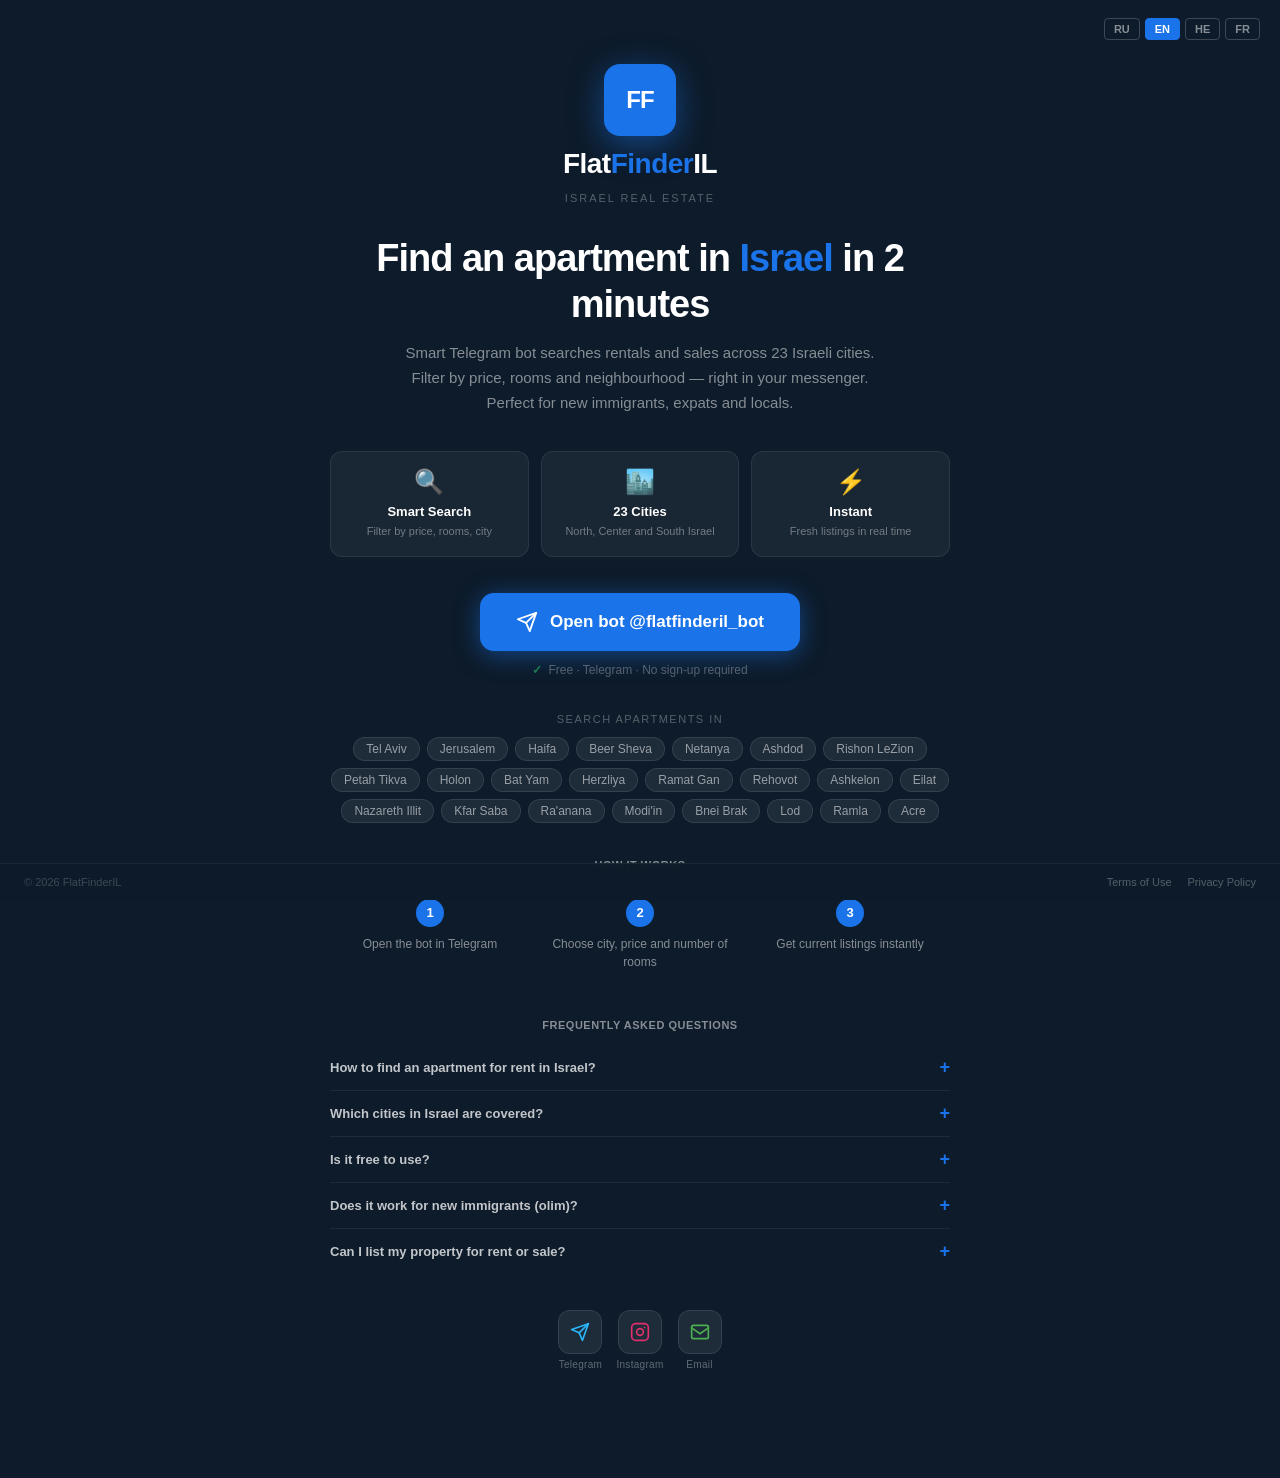
<file: en/index.html>
<!DOCTYPE html>
<html lang="en">
<head>
  <meta charset="UTF-8">
  <meta name="viewport" content="width=device-width,initial-scale=1.0">

  <title>FlatFinderIL — Find an Apartment in Israel | Rent &amp; Buy via Telegram Bot</title>
  <meta name="description" content="FlatFinderIL — smart Telegram bot for finding apartments in Israel. Rent or buy in Tel Aviv, Haifa, Jerusalem, Netanya and 19 more cities. Free, instant results, no sign-up required.">
  <meta name="keywords" content="apartments Israel, rent apartment Israel, buy apartment Israel, find flat Israel, Tel Aviv apartment rent, Haifa apartment, Jerusalem real estate, Netanya rent, Beer Sheva apartment, Ashdod rent, Rishon LeZion apartment, Petah Tikva rent, Israel housing search, Israel property, Israel real estate bot, Telegram bot Israel apartments, find apartment Israel free, Israel flat rental, new buildings Israel, Israel mortgage, olim housing Israel, new immigrant Israel apartment, Israel property search, studio apartment Israel, 1 bedroom Israel, 2 bedroom Israel, Tel Aviv flat, cheap apartment Israel, sea view apartment Israel, Israel housing 2026, property market Israel, invest real estate Israel, apartments near beach Israel">
  <meta name="robots" content="index, follow, max-snippet:-1, max-image-preview:large, max-video-preview:-1">
  <meta name="author" content="FlatFinderIL">
  <meta name="geo.region" content="IL">
  <meta name="geo.placename" content="Israel">
  <meta name="language" content="English">
  <link rel="canonical" href="https://flatfinderil.com/en/">
  <link rel="alternate" hreflang="ru"        href="https://flatfinderil.com/">
  <link rel="alternate" hreflang="en"        href="https://flatfinderil.com/en/">
  <link rel="alternate" hreflang="he"        href="https://flatfinderil.com/he/">
  <link rel="alternate" hreflang="x-default" href="https://flatfinderil.com/">
  <meta name="google-site-verification" content="sP6t-K_8UJt_Drz79C-xlekhWUscii0nBPseIvwe7Qo" />
  <meta property="og:type" content="website">
  <meta property="og:url" content="https://flatfinderil.com/en/">
  <meta property="og:title" content="FlatFinderIL — Find an Apartment in Israel via Telegram Bot">
  <meta property="og:description" content="Smart Telegram bot for real estate in Israel. Rent or buy in 23 cities. Filter by price, rooms, area. Free.">
  <meta property="og:image" content="https://flatfinderil.com/og-image.png">
  <meta property="og:image:width" content="1200">
  <meta property="og:image:height" content="630">
  <meta property="og:locale" content="en_IL">
  <meta property="og:locale:alternate" content="ru_RU">
  <meta property="og:locale:alternate" content="he_IL">
  <meta property="og:site_name" content="FlatFinderIL">
  <meta name="twitter:card" content="summary_large_image">
  <meta name="twitter:title" content="FlatFinderIL — Find an Apartment in Israel">
  <meta name="twitter:description" content="Smart Telegram bot for Israel real estate. 23 cities. Free.">
  <meta name="twitter:image" content="https://flatfinderil.com/og-image.png">

  <script type="application/ld+json">{"@context":"https://schema.org","@type":"SoftwareApplication","name":"FlatFinderIL Bot","operatingSystem":"Telegram","applicationCategory":"RealEstateApplication","offers":{"@type":"Offer","price":"0","priceCurrency":"ILS"},"url":"https://t.me/flatfinderil_bot","description":"Smart Telegram bot for finding apartments for rent and sale in 23 Israeli cities.","inLanguage":["ru","en","he"]}</script>
  <script type="application/ld+json">{"@context":"https://schema.org","@type":"FAQPage","mainEntity":[{"@type":"Question","name":"How to find an apartment for rent in Israel?","acceptedAnswer":{"@type":"Answer","text":"Open Telegram bot @flatfinderil_bot, choose a city and set filters: price, rooms, deal type. The bot instantly shows current listings."}},{"@type":"Question","name":"Which cities in Israel are covered?","acceptedAnswer":{"@type":"Answer","text":"23 cities: Tel Aviv, Jerusalem, Haifa, Beer Sheva, Netanya, Ashdod, Rishon LeZion, Petah Tikva, Holon, Bat Yam, Herzliya, Ramat Gan, Rehovot, Ashkelon, Eilat, Nazareth Illit, Kfar Saba, Ra'anana, Modi'in, Bnei Brak, Lod, Ramla, Acre."}},{"@type":"Question","name":"Is it free?","acceptedAnswer":{"@type":"Answer","text":"Yes, basic search is completely free. Advanced features and new listing alerts are available via subscription."}},{"@type":"Question","name":"Does it work for new immigrants (olim)?","acceptedAnswer":{"@type":"Answer","text":"Yes, FlatFinderIL works in English, Russian and Hebrew and includes information on subsidised housing programs for new olim."}},{"@type":"Question","name":"Can I list my property for rent or sale?","acceptedAnswer":{"@type":"Answer","text":"Yes, you can post a listing via the bot. Your listing will be seen instantly by thousands of potential buyers and tenants."}}]}</script>

  <style>
* { margin: 0; padding: 0; box-sizing: border-box; }
body { font-family: 'Segoe UI', Arial, sans-serif; background: #0d1b2a; color: #fff; min-height: 100vh; display: flex; flex-direction: column; align-items: center; padding: 48px 24px 100px; }
.langs { position: fixed; top: 18px; right: 20px; display: flex; gap: 5px; z-index: 100; }
.lang-btn { background: transparent; border: 1px solid rgba(255,255,255,.2); color: rgba(255,255,255,.5); font-size: 11px; font-weight: 600; padding: 4px 9px; border-radius: 4px; cursor: pointer; transition: .15s; font-family: inherit; }
.lang-btn:hover,.lang-btn.active { background: #1a73e8; border-color: #1a73e8; color: #fff; }
.logo { display: flex; flex-direction: column; align-items: center; gap: 12px; margin-bottom: 32px; margin-top: 16px; }
.logo-mark { width: 72px; height: 72px; background: #1a73e8; border-radius: 16px; display: flex; align-items: center; justify-content: center; font-size: 24px; font-weight: 800; color: #fff; letter-spacing: -1px; box-shadow: 0 8px 32px rgba(26,115,232,.5); }
.logo-name { font-size: 28px; font-weight: 700; letter-spacing: -0.5px; }
.logo-name span { color: #1a73e8; }
.logo-sub { font-size: 11px; color: rgba(255,255,255,.3); letter-spacing: 2px; text-transform: uppercase; }
.hero { text-align: center; max-width: 620px; margin-bottom: 36px; }
.hero h1 { font-size: 38px; font-weight: 800; line-height: 1.2; letter-spacing: -1px; margin-bottom: 14px; }
.hero h1 em { font-style: normal; color: #1a73e8; }
.hero p { font-size: 15px; color: rgba(255,255,255,.5); line-height: 1.65; max-width: 500px; margin: 0 auto; }
.features { display: grid; grid-template-columns: repeat(3,1fr); gap: 12px; max-width: 620px; width: 100%; margin-bottom: 36px; }
.feat { background: rgba(255,255,255,.05); border: 1px solid rgba(255,255,255,.08); border-radius: 12px; padding: 16px; text-align: center; }
.feat-icon { font-size: 24px; margin-bottom: 8px; }
.feat-title { font-size: 13px; font-weight: 700; margin-bottom: 4px; }
.feat-desc { font-size: 11px; color: rgba(255,255,255,.4); line-height: 1.5; }
.cta-wrap { display: flex; flex-direction: column; align-items: center; gap: 12px; margin-bottom: 36px; }
.bot-btn { display: inline-flex; align-items: center; gap: 12px; background: #1a73e8; color: #fff; text-decoration: none; padding: 18px 36px; border-radius: 14px; font-size: 17px; font-weight: 700; transition: background .2s,transform .15s,box-shadow .2s; box-shadow: 0 4px 24px rgba(26,115,232,.5); white-space: nowrap; }
.bot-btn:hover { background: #0d5cc7; transform: translateY(-2px); box-shadow: 0 8px 32px rgba(26,115,232,.6); }
.bot-btn svg { width: 22px; height: 22px; flex-shrink: 0; }
.cta-hint { font-size: 12px; color: rgba(255,255,255,.3); display: flex; align-items: center; gap: 6px; }
.cta-hint::before { content: '✓'; color: #1e7e50; font-weight: 700; }
.cities-block { max-width: 620px; width: 100%; text-align: center; margin-bottom: 36px; }
.cities-label { font-size: 11px; color: rgba(255,255,255,.3); letter-spacing: 1.5px; text-transform: uppercase; margin-bottom: 12px; }
.cities { display: flex; flex-wrap: wrap; gap: 7px; justify-content: center; }
.city-tag { background: rgba(255,255,255,.07); border: 1px solid rgba(255,255,255,.1); border-radius: 20px; padding: 4px 12px; font-size: 12px; color: rgba(255,255,255,.55); }
.how { max-width: 620px; width: 100%; margin-bottom: 36px; }
.how h2 { font-size: 11px; font-weight: 700; color: rgba(255,255,255,.5); text-align: center; margin-bottom: 16px; letter-spacing: .5px; text-transform: uppercase; }
.steps { display: grid; grid-template-columns: repeat(3,1fr); gap: 10px; }
.step { text-align: center; padding: 12px 8px; }
.step-num { width: 28px; height: 28px; background: #1a73e8; border-radius: 50%; display: flex; align-items: center; justify-content: center; font-size: 13px; font-weight: 800; margin: 0 auto 8px; }
.step-text { font-size: 12px; color: rgba(255,255,255,.5); line-height: 1.5; }
.faq { max-width: 620px; width: 100%; margin-bottom: 36px; }
.faq h2 { font-size: 11px; font-weight: 700; color: rgba(255,255,255,.5); text-align: center; margin-bottom: 14px; letter-spacing: .5px; text-transform: uppercase; }
.faq-item { border-bottom: 1px solid rgba(255,255,255,.07); padding: 12px 0; cursor: pointer; }
.faq-item:last-child { border-bottom: none; }
.faq-q { font-size: 13px; font-weight: 600; color: rgba(255,255,255,.75); display: flex; justify-content: space-between; align-items: center; gap: 8px; }
.faq-q::after { content: '+'; color: #1a73e8; font-size: 18px; flex-shrink: 0; }
.faq-item.open .faq-q::after { content: '−'; }
.faq-a { font-size: 12px; color: rgba(255,255,255,.4); line-height: 1.6; margin-top: 8px; display: none; }
.faq-item.open .faq-a { display: block; }
.social-row { display: flex; gap: 14px; align-items: center; margin-bottom: 8px; }
.soc-btn { display: flex; flex-direction: column; align-items: center; gap: 5px; text-decoration: none; transition: transform .15s; }
.soc-btn:hover { transform: translateY(-2px); }
.soc-icon { width: 44px; height: 44px; border-radius: 12px; background: rgba(255,255,255,.07); border: 1px solid rgba(255,255,255,.1); display: flex; align-items: center; justify-content: center; transition: background .15s, border-color .15s; }
.soc-btn:hover .soc-icon { background: rgba(255,255,255,.15); border-color: rgba(255,255,255,.25); }
.soc-btn.tg .soc-icon { color: #29b6f6; }
.soc-btn.ig .soc-icon { color: #e1306c; }
.soc-btn.em .soc-icon { color: #4caf50; }
.soc-label { font-size: 10px; color: rgba(255,255,255,.35); letter-spacing: .3px; }
.footer { position: fixed; bottom: 0; left: 0; right: 0; background: rgba(13,27,42,.95); backdrop-filter: blur(8px); border-top: 1px solid rgba(255,255,255,.06); padding: 12px 24px; font-size: 11px; color: rgba(255,255,255,.2); display: flex; align-items: center; justify-content: space-between; flex-wrap: wrap; gap: 8px; }
.footer-links { display: flex; gap: 16px; }
.footer-links a { color: rgba(255,255,255,.3); text-decoration: none; }
.footer-links a:hover { color: rgba(255,255,255,.7); }
@media (max-width: 560px) { .hero h1 { font-size: 27px; } .feat-desc { display: none; } .feat { padding: 10px 6px; } .bot-btn { font-size: 15px; padding: 15px 22px; } .footer { justify-content: center; } }
  </style>
</head>
<body>
<div class="langs">
  <button class="lang-btn" onclick="location.href='/'">RU</button>
  <button class="lang-btn active">EN</button>
  <button class="lang-btn" onclick="location.href='/he/'">HE</button>
  <button class="lang-btn" onclick="location.href='/?lang=fr'">FR</button>
</div>
<div class="logo">
  <div class="logo-mark">FF</div>
  <div class="logo-name">Flat<span>Finder</span>IL</div>
  <div class="logo-sub">Israel Real Estate</div>
</div>
<div class="hero">
  <h1>Find an apartment in <em>Israel</em> in 2 minutes</h1>
  <p>Smart Telegram bot searches rentals and sales across 23 Israeli cities. Filter by price, rooms and neighbourhood — right in your messenger. Perfect for new immigrants, expats and locals.</p>
</div>
<div class="features">
  <div class="feat"><div class="feat-icon">🔍</div><div class="feat-title">Smart Search</div><div class="feat-desc">Filter by price, rooms, city</div></div>
  <div class="feat"><div class="feat-icon">🏙️</div><div class="feat-title">23 Cities</div><div class="feat-desc">North, Center and South Israel</div></div>
  <div class="feat"><div class="feat-icon">⚡</div><div class="feat-title">Instant</div><div class="feat-desc">Fresh listings in real time</div></div>
</div>
<div class="cta-wrap">
  <a href="https://t.me/flatfinderil_bot" target="_blank" class="bot-btn">
    <svg viewBox="0 0 24 24" fill="none"><path d="M22 2L11 13" stroke="white" stroke-width="2" stroke-linecap="round" stroke-linejoin="round"/><path d="M22 2L15 22L11 13L2 9L22 2Z" stroke="white" stroke-width="2" stroke-linecap="round" stroke-linejoin="round"/></svg>
    Open bot @flatfinderil_bot
  </a>
  <div class="cta-hint">Free · Telegram · No sign-up required</div>
</div>
<div class="cities-block">
  <div class="cities-label">Search apartments in</div>
  <div class="cities"><span class="city-tag">Tel Aviv</span><span class="city-tag">Jerusalem</span><span class="city-tag">Haifa</span><span class="city-tag">Beer Sheva</span><span class="city-tag">Netanya</span><span class="city-tag">Ashdod</span><span class="city-tag">Rishon LeZion</span><span class="city-tag">Petah Tikva</span><span class="city-tag">Holon</span><span class="city-tag">Bat Yam</span><span class="city-tag">Herzliya</span><span class="city-tag">Ramat Gan</span><span class="city-tag">Rehovot</span><span class="city-tag">Ashkelon</span><span class="city-tag">Eilat</span><span class="city-tag">Nazareth Illit</span><span class="city-tag">Kfar Saba</span><span class="city-tag">Ra'anana</span><span class="city-tag">Modi'in</span><span class="city-tag">Bnei Brak</span><span class="city-tag">Lod</span><span class="city-tag">Ramla</span><span class="city-tag">Acre</span></div>
</div>
<div class="how">
  <h2>How it works</h2>
  <div class="steps">
    <div class="step"><div class="step-num">1</div><div class="step-text">Open the bot in Telegram</div></div>
    <div class="step"><div class="step-num">2</div><div class="step-text">Choose city, price and number of rooms</div></div>
    <div class="step"><div class="step-num">3</div><div class="step-text">Get current listings instantly</div></div>
  </div>
</div>
<div class="faq">
  <h2>Frequently Asked Questions</h2>
  <div class="faq-item" onclick="this.classList.toggle('open')"><div class="faq-q">How to find an apartment for rent in Israel?</div><div class="faq-a">Open Telegram bot @flatfinderil_bot, choose a city and set filters: price, rooms, deal type. The bot instantly shows current listings.</div></div>
  <div class="faq-item" onclick="this.classList.toggle('open')"><div class="faq-q">Which cities in Israel are covered?</div><div class="faq-a">23 cities: Tel Aviv, Jerusalem, Haifa, Beer Sheva, Netanya, Ashdod, Rishon LeZion, Petah Tikva, Holon, Bat Yam, Herzliya, Ramat Gan, Rehovot, Ashkelon, Eilat, Nazareth Illit, Kfar Saba, Ra'anana, Modi'in, Bnei Brak, Lod, Ramla, Acre.</div></div>
  <div class="faq-item" onclick="this.classList.toggle('open')"><div class="faq-q">Is it free to use?</div><div class="faq-a">Yes, basic apartment search is completely free. Advanced features and instant alerts are available via subscription.</div></div>
  <div class="faq-item" onclick="this.classList.toggle('open')"><div class="faq-q">Does it work for new immigrants (olim)?</div><div class="faq-a">Yes, FlatFinderIL supports Russian, English and Hebrew and includes info on subsidised housing and programs for new olim.</div></div>
  <div class="faq-item" onclick="this.classList.toggle('open')"><div class="faq-q">Can I list my property for rent or sale?</div><div class="faq-a">Yes, post your listing via the bot. It will be seen instantly by thousands of potential buyers and tenants.</div></div>
</div>
<div class="social-row">
  <a href="https://t.me/flatfinderil_bot" target="_blank" rel="noopener noreferrer" class="soc-btn tg">
    <div class="soc-icon"><svg viewBox="0 0 24 24" fill="none" width="20" height="20"><path d="M22 2L11 13" stroke="currentColor" stroke-width="2" stroke-linecap="round" stroke-linejoin="round"/><path d="M22 2L15 22L11 13L2 9L22 2Z" stroke="currentColor" stroke-width="2" stroke-linecap="round" stroke-linejoin="round"/></svg></div>
    <span class="soc-label">Telegram</span>
  </a>
  <a href="https://www.instagram.com/flatfinderil/" target="_blank" rel="noopener noreferrer" class="soc-btn ig">
    <div class="soc-icon"><svg viewBox="0 0 24 24" fill="none" width="20" height="20"><rect x="2" y="2" width="20" height="20" rx="5" stroke="currentColor" stroke-width="2"/><circle cx="12" cy="12" r="4" stroke="currentColor" stroke-width="2"/><circle cx="17.5" cy="6.5" r="1" fill="currentColor"/></svg></div>
    <span class="soc-label">Instagram</span>
  </a>
  <a href="mailto:info@flatfinderil.com" class="soc-btn em">
    <div class="soc-icon"><svg viewBox="0 0 24 24" fill="none" width="20" height="20"><rect x="2" y="4" width="20" height="16" rx="2" stroke="currentColor" stroke-width="2"/><path d="M2 7l10 7 10-7" stroke="currentColor" stroke-width="2" stroke-linecap="round"/></svg></div>
    <span class="soc-label">Email</span>
  </a>
</div>
<div class="footer">
  <span>© 2026 FlatFinderIL</span>
  <div class="footer-links"><a href="/terms.html?lang=en">Terms of Use</a><a href="/privacy.html?lang=en">Privacy Policy</a></div>
</div>
</body>
</html>
</file>
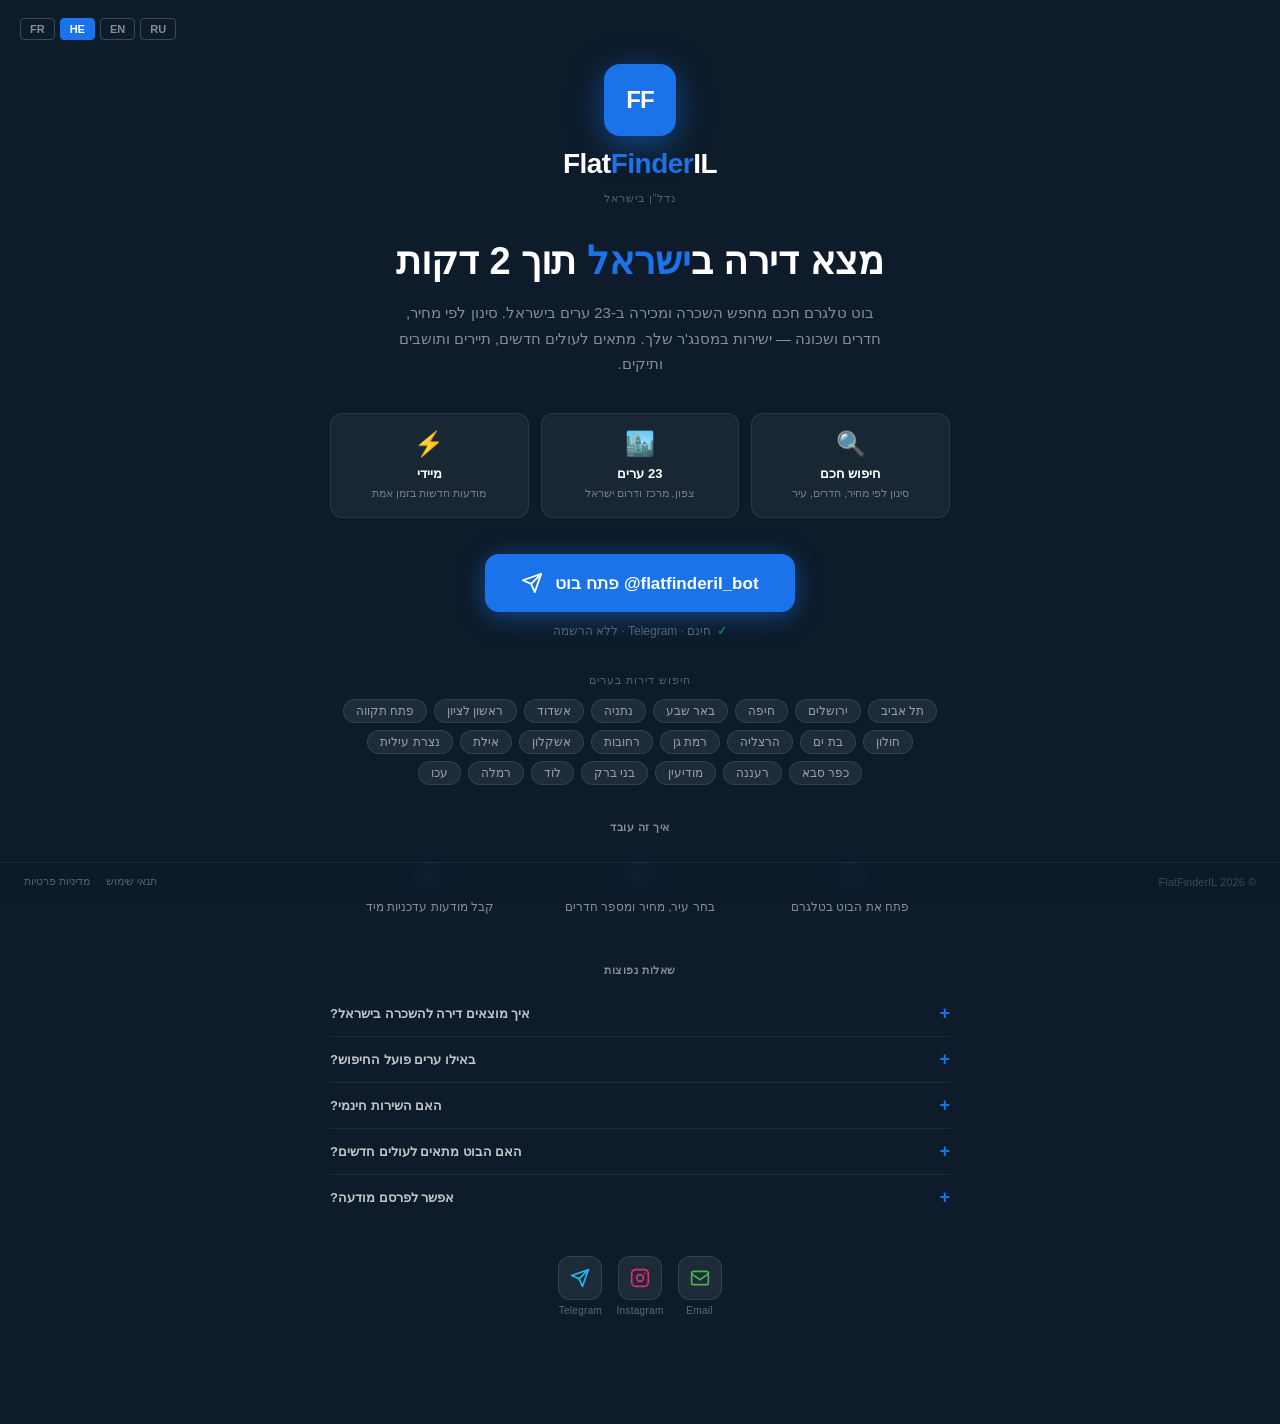
<file: he/index.html>
<!DOCTYPE html>
<html lang="he" dir="rtl">
<head>
  <meta charset="UTF-8">
  <meta name="viewport" content="width=device-width,initial-scale=1.0">

  <title>FlatFinderIL — מצא דירה בישראל | השכרה ומכירה דרך בוט טלגרם</title>
  <meta name="description" content="FlatFinderIL — בוט טלגרם חכם לחיפוש דירות בישראל. השכרה וקנייה בתל אביב, חיפה, ירושלים, נתניה ו-19 ערים נוספות. חינם, תוצאות מיידיות, ללא הרשמה.">
  <meta name="keywords" content="דירות להשכרה ישראל, דירות למכירה ישראל, נדל"ן ישראל, השכרת דירה תל אביב, דירה חיפה, נדל"ן ירושלים, השכרת דירה נתניה, דירה באר שבע, אשדוד השכרה, ראשון לציון דירה, פתח תקווה השכרה, חיפוש דירה ישראל, בוט טלגרם דירות, מצא דירה ישראל חינם, מודעות השכרה ישראל, דירה ללא תיווך ישראל, דירות זולות ישראל, דירת חדר ישראל, דירת שני חדרים ישראל, דירת שלושה חדרים ישראל, דירה ים ישראל, פרויקטים חדשים ישראל, מחיר למשתכן, בנייה חדשה ישראל, משכנתה ישראל, עלייה לישראל דירה, עולים חדשים דיור, השכרה לעולים, שוק הנדל"ן ישראל 2026, מחירי דירות ישראל, השקעה בנדל"ן ישראל, דירה ליד הים, פנטהאוז ישראל, סטודיו ישראל">
  <meta name="robots" content="index, follow, max-snippet:-1, max-image-preview:large, max-video-preview:-1">
  <meta name="author" content="FlatFinderIL">
  <meta name="geo.region" content="IL">
  <meta name="geo.placename" content="ישראל">
  <meta name="language" content="Hebrew">
  <link rel="canonical" href="https://flatfinderil.com/he/">
  <link rel="alternate" hreflang="ru"        href="https://flatfinderil.com/">
  <link rel="alternate" hreflang="en"        href="https://flatfinderil.com/en/">
  <link rel="alternate" hreflang="he"        href="https://flatfinderil.com/he/">
  <link rel="alternate" hreflang="x-default" href="https://flatfinderil.com/">
  <meta name="google-site-verification" content="sP6t-K_8UJt_Drz79C-xlekhWUscii0nBPseIvwe7Qo" />
  <meta property="og:type" content="website">
  <meta property="og:url" content="https://flatfinderil.com/he/">
  <meta property="og:title" content="FlatFinderIL — מצא דירה בישראל דרך בוט טלגרם">
  <meta property="og:description" content="בוט טלגרם חכם לחיפוש נדל"ן בישראל. השכרה וקנייה ב-23 ערים. סינון לפי מחיר, חדרים, שכונה. חינם.">
  <meta property="og:image" content="https://flatfinderil.com/og-image.png">
  <meta property="og:image:width" content="1200">
  <meta property="og:image:height" content="630">
  <meta property="og:locale" content="he_IL">
  <meta property="og:locale:alternate" content="ru_RU">
  <meta property="og:locale:alternate" content="en_IL">
  <meta property="og:site_name" content="FlatFinderIL">
  <meta name="twitter:card" content="summary_large_image">
  <meta name="twitter:title" content="FlatFinderIL — מצא דירה בישראל">
  <meta name="twitter:description" content="בוט טלגרם חכם לחיפוש נדל"ן בישראל. 23 ערים. חינם.">
  <meta name="twitter:image" content="https://flatfinderil.com/og-image.png">

  <script type="application/ld+json">{"@context":"https://schema.org","@type":"SoftwareApplication","name":"FlatFinderIL Bot","operatingSystem":"Telegram","applicationCategory":"RealEstateApplication","offers":{"@type":"Offer","price":"0","priceCurrency":"ILS"},"url":"https://t.me/flatfinderil_bot","description":"בוט טלגרם חכם לחיפוש דירות להשכרה ולמכירה ב-23 ערים בישראל.","inLanguage":["ru","en","he"]}</script>
  <script type="application/ld+json">{"@context":"https://schema.org","@type":"FAQPage","mainEntity":[{"@type":"Question","name":"איך מוצאים דירה להשכרה בישראל?","acceptedAnswer":{"@type":"Answer","text":"פתחו את בוט הטלגרם @flatfinderil_bot, בחרו עיר והגדירו פרמטרים: מחיר, מספר חדרים, סוג עסקה. הבוט יציג מיידית מודעות עדכניות."}},{"@type":"Question","name":"באילו ערים בישראל פועל החיפוש?","acceptedAnswer":{"@type":"Answer","text":"23 ערים: תל אביב, ירושלים, חיפה, באר שבע, נתניה, אשדוד, ראשון לציון, פתח תקווה, חולון, בת ים, הרצליה, רמת גן, רחובות, אשקלון, אילת, נצרת עילית, כפר סבא, רעננה, מודיעין, בני ברק, לוד, רמלה, עכו."}},{"@type":"Question","name":"האם השירות חינמי?","acceptedAnswer":{"@type":"Answer","text":"כן, החיפוש הבסיסי חינמי לחלוטין. תכונות מתקדמות והתראות על מודעות חדשות זמינות במנוי."}},{"@type":"Question","name":"האם הבוט מתאים לעולים חדשים?","acceptedAnswer":{"@type":"Answer","text":"כן, FlatFinderIL פועל בעברית, רוסית ואנגלית וכולל מידע על תוכניות דיור מסובסד ועולים חדשים."}},{"@type":"Question","name":"אפשר לפרסם מודעה להשכרה או מכירה?","acceptedAnswer":{"@type":"Answer","text":"כן, ניתן לפרסם מודעה דרך הבוט. המודעה תיראה מיד לאלפי קונים ושוכרים פוטנציאליים."}}]}</script>

  <style>
* { margin: 0; padding: 0; box-sizing: border-box; }
body { font-family: 'Segoe UI', Arial, sans-serif; background: #0d1b2a; color: #fff; min-height: 100vh; display: flex; flex-direction: column; align-items: center; padding: 48px 24px 100px; direction: rtl; }
.langs { position: fixed; top: 18px; left: 20px; display: flex; gap: 5px; z-index: 100; }
.lang-btn { background: transparent; border: 1px solid rgba(255,255,255,.2); color: rgba(255,255,255,.5); font-size: 11px; font-weight: 600; padding: 4px 9px; border-radius: 4px; cursor: pointer; transition: .15s; font-family: inherit; }
.lang-btn:hover,.lang-btn.active { background: #1a73e8; border-color: #1a73e8; color: #fff; }
.logo { display: flex; flex-direction: column; align-items: center; gap: 12px; margin-bottom: 32px; margin-top: 16px; }
.logo-mark { width: 72px; height: 72px; background: #1a73e8; border-radius: 16px; display: flex; align-items: center; justify-content: center; font-size: 24px; font-weight: 800; color: #fff; letter-spacing: -1px; box-shadow: 0 8px 32px rgba(26,115,232,.5); }
.logo-name { font-size: 28px; font-weight: 700; letter-spacing: -0.5px; direction: ltr; }
.logo-name span { color: #1a73e8; }
.logo-sub { font-size: 11px; color: rgba(255,255,255,.3); letter-spacing: 1px; text-transform: uppercase; }
.hero { text-align: center; max-width: 620px; margin-bottom: 36px; }
.hero h1 { font-size: 38px; font-weight: 800; line-height: 1.3; margin-bottom: 14px; }
.hero h1 em { font-style: normal; color: #1a73e8; }
.hero p { font-size: 15px; color: rgba(255,255,255,.5); line-height: 1.7; max-width: 500px; margin: 0 auto; }
.features { display: grid; grid-template-columns: repeat(3,1fr); gap: 12px; max-width: 620px; width: 100%; margin-bottom: 36px; }
.feat { background: rgba(255,255,255,.05); border: 1px solid rgba(255,255,255,.08); border-radius: 12px; padding: 16px; text-align: center; }
.feat-icon { font-size: 24px; margin-bottom: 8px; }
.feat-title { font-size: 13px; font-weight: 700; margin-bottom: 4px; }
.feat-desc { font-size: 11px; color: rgba(255,255,255,.4); line-height: 1.5; }
.cta-wrap { display: flex; flex-direction: column; align-items: center; gap: 12px; margin-bottom: 36px; }
.bot-btn { display: inline-flex; align-items: center; gap: 12px; background: #1a73e8; color: #fff; text-decoration: none; padding: 18px 36px; border-radius: 14px; font-size: 17px; font-weight: 700; transition: background .2s,transform .15s,box-shadow .2s; box-shadow: 0 4px 24px rgba(26,115,232,.5); white-space: nowrap; direction: ltr; }
.bot-btn:hover { background: #0d5cc7; transform: translateY(-2px); box-shadow: 0 8px 32px rgba(26,115,232,.6); }
.bot-btn svg { width: 22px; height: 22px; flex-shrink: 0; }
.cta-hint { font-size: 12px; color: rgba(255,255,255,.3); display: flex; align-items: center; gap: 6px; }
.cta-hint::before { content: '✓'; color: #1e7e50; font-weight: 700; }
.cities-block { max-width: 620px; width: 100%; text-align: center; margin-bottom: 36px; }
.cities-label { font-size: 11px; color: rgba(255,255,255,.3); letter-spacing: 1px; text-transform: uppercase; margin-bottom: 12px; }
.cities { display: flex; flex-wrap: wrap; gap: 7px; justify-content: center; }
.city-tag { background: rgba(255,255,255,.07); border: 1px solid rgba(255,255,255,.1); border-radius: 20px; padding: 4px 12px; font-size: 12px; color: rgba(255,255,255,.55); }
.how { max-width: 620px; width: 100%; margin-bottom: 36px; }
.how h2 { font-size: 11px; font-weight: 700; color: rgba(255,255,255,.5); text-align: center; margin-bottom: 16px; letter-spacing: .5px; text-transform: uppercase; }
.steps { display: grid; grid-template-columns: repeat(3,1fr); gap: 10px; }
.step { text-align: center; padding: 12px 8px; }
.step-num { width: 28px; height: 28px; background: #1a73e8; border-radius: 50%; display: flex; align-items: center; justify-content: center; font-size: 13px; font-weight: 800; margin: 0 auto 8px; }
.step-text { font-size: 12px; color: rgba(255,255,255,.5); line-height: 1.5; }
.faq { max-width: 620px; width: 100%; margin-bottom: 36px; }
.faq h2 { font-size: 11px; font-weight: 700; color: rgba(255,255,255,.5); text-align: center; margin-bottom: 14px; letter-spacing: .5px; text-transform: uppercase; }
.faq-item { border-bottom: 1px solid rgba(255,255,255,.07); padding: 12px 0; cursor: pointer; }
.faq-item:last-child { border-bottom: none; }
.faq-q { font-size: 13px; font-weight: 600; color: rgba(255,255,255,.75); display: flex; justify-content: space-between; align-items: center; gap: 8px; }
.faq-q::before { content: '+'; color: #1a73e8; font-size: 18px; flex-shrink: 0; }
.faq-item.open .faq-q::before { content: '−'; }
.faq-a { font-size: 12px; color: rgba(255,255,255,.4); line-height: 1.6; margin-top: 8px; display: none; }
.faq-item.open .faq-a { display: block; }
.social-row { display: flex; gap: 14px; align-items: center; margin-bottom: 8px; direction: ltr; }
.soc-btn { display: flex; flex-direction: column; align-items: center; gap: 5px; text-decoration: none; transition: transform .15s; }
.soc-btn:hover { transform: translateY(-2px); }
.soc-icon { width: 44px; height: 44px; border-radius: 12px; background: rgba(255,255,255,.07); border: 1px solid rgba(255,255,255,.1); display: flex; align-items: center; justify-content: center; transition: background .15s, border-color .15s; }
.soc-btn:hover .soc-icon { background: rgba(255,255,255,.15); border-color: rgba(255,255,255,.25); }
.soc-btn.tg .soc-icon { color: #29b6f6; }
.soc-btn.ig .soc-icon { color: #e1306c; }
.soc-btn.em .soc-icon { color: #4caf50; }
.soc-label { font-size: 10px; color: rgba(255,255,255,.35); letter-spacing: .3px; }
.footer { position: fixed; bottom: 0; left: 0; right: 0; background: rgba(13,27,42,.95); backdrop-filter: blur(8px); border-top: 1px solid rgba(255,255,255,.06); padding: 12px 24px; font-size: 11px; color: rgba(255,255,255,.2); display: flex; align-items: center; justify-content: space-between; flex-wrap: wrap; gap: 8px; }
.footer-links { display: flex; gap: 16px; }
.footer-links a { color: rgba(255,255,255,.3); text-decoration: none; }
.footer-links a:hover { color: rgba(255,255,255,.7); }
@media (max-width: 560px) { .hero h1 { font-size: 27px; } .feat-desc { display: none; } .feat { padding: 10px 6px; } .bot-btn { font-size: 15px; padding: 15px 22px; } .footer { justify-content: center; } }
  </style>
</head>
<body>
<div class="langs">
  <button class="lang-btn" onclick="location.href='/'">RU</button>
  <button class="lang-btn" onclick="location.href='/en/'">EN</button>
  <button class="lang-btn active">HE</button>
  <button class="lang-btn" onclick="location.href='/?lang=fr'">FR</button>
</div>
<div class="logo">
  <div class="logo-mark">FF</div>
  <div class="logo-name">Flat<span>Finder</span>IL</div>
  <div class="logo-sub">נדל"ן בישראל</div>
</div>
<div class="hero">
  <h1>מצא דירה ב<em>ישראל</em> תוך 2 דקות</h1>
  <p>בוט טלגרם חכם מחפש השכרה ומכירה ב-23 ערים בישראל. סינון לפי מחיר, חדרים ושכונה — ישירות במסנג'ר שלך. מתאים לעולים חדשים, תיירים ותושבים ותיקים.</p>
</div>
<div class="features">
  <div class="feat"><div class="feat-icon">🔍</div><div class="feat-title">חיפוש חכם</div><div class="feat-desc">סינון לפי מחיר, חדרים, עיר</div></div>
  <div class="feat"><div class="feat-icon">🏙️</div><div class="feat-title">23 ערים</div><div class="feat-desc">צפון, מרכז ודרום ישראל</div></div>
  <div class="feat"><div class="feat-icon">⚡</div><div class="feat-title">מיידי</div><div class="feat-desc">מודעות חדשות בזמן אמת</div></div>
</div>
<div class="cta-wrap">
  <a href="https://t.me/flatfinderil_bot" target="_blank" class="bot-btn">
    <svg viewBox="0 0 24 24" fill="none"><path d="M22 2L11 13" stroke="white" stroke-width="2" stroke-linecap="round" stroke-linejoin="round"/><path d="M22 2L15 22L11 13L2 9L22 2Z" stroke="white" stroke-width="2" stroke-linecap="round" stroke-linejoin="round"/></svg>
    פתח בוט @flatfinderil_bot
  </a>
  <div class="cta-hint">חינם · Telegram · ללא הרשמה</div>
</div>
<div class="cities-block">
  <div class="cities-label">חיפוש דירות בערים</div>
  <div class="cities"><span class="city-tag">תל אביב</span><span class="city-tag">ירושלים</span><span class="city-tag">חיפה</span><span class="city-tag">באר שבע</span><span class="city-tag">נתניה</span><span class="city-tag">אשדוד</span><span class="city-tag">ראשון לציון</span><span class="city-tag">פתח תקווה</span><span class="city-tag">חולון</span><span class="city-tag">בת ים</span><span class="city-tag">הרצליה</span><span class="city-tag">רמת גן</span><span class="city-tag">רחובות</span><span class="city-tag">אשקלון</span><span class="city-tag">אילת</span><span class="city-tag">נצרת עילית</span><span class="city-tag">כפר סבא</span><span class="city-tag">רעננה</span><span class="city-tag">מודיעין</span><span class="city-tag">בני ברק</span><span class="city-tag">לוד</span><span class="city-tag">רמלה</span><span class="city-tag">עכו</span></div>
</div>
<div class="how">
  <h2>איך זה עובד</h2>
  <div class="steps">
    <div class="step"><div class="step-num">1</div><div class="step-text">פתח את הבוט בטלגרם</div></div>
    <div class="step"><div class="step-num">2</div><div class="step-text">בחר עיר, מחיר ומספר חדרים</div></div>
    <div class="step"><div class="step-num">3</div><div class="step-text">קבל מודעות עדכניות מיד</div></div>
  </div>
</div>
<div class="faq">
  <h2>שאלות נפוצות</h2>
  <div class="faq-item" onclick="this.classList.toggle('open')"><div class="faq-q">איך מוצאים דירה להשכרה בישראל?</div><div class="faq-a">פתחו את בוט הטלגרם @flatfinderil_bot, בחרו עיר והגדירו פרמטרים: מחיר, מספר חדרים, סוג עסקה. הבוט יציג מיידית מודעות עדכניות.</div></div>
  <div class="faq-item" onclick="this.classList.toggle('open')"><div class="faq-q">באילו ערים פועל החיפוש?</div><div class="faq-a">23 ערים: תל אביב, ירושלים, חיפה, באר שבע, נתניה, אשדוד, ראשון לציון, פתח תקווה, חולון, בת ים, הרצליה, רמת גן, רחובות, אשקלון, אילת, נצרת עילית, כפר סבא, רעננה, מודיעין, בני ברק, לוד, רמלה, עכו.</div></div>
  <div class="faq-item" onclick="this.classList.toggle('open')"><div class="faq-q">האם השירות חינמי?</div><div class="faq-a">כן, החיפוש הבסיסי חינמי לחלוטין. תכונות מתקדמות והתראות על מודעות חדשות זמינות במנוי.</div></div>
  <div class="faq-item" onclick="this.classList.toggle('open')"><div class="faq-q">האם הבוט מתאים לעולים חדשים?</div><div class="faq-a">כן, FlatFinderIL פועל בעברית, רוסית ואנגלית וכולל מידע על תוכניות דיור מסובסד לעולים חדשים.</div></div>
  <div class="faq-item" onclick="this.classList.toggle('open')"><div class="faq-q">אפשר לפרסם מודעה?</div><div class="faq-a">כן, ניתן לפרסם מודעה דרך הבוט. המודעה תיראה מיד לאלפי קונים ושוכרים פוטנציאליים.</div></div>
</div>
<div class="social-row">
  <a href="https://t.me/flatfinderil_bot" target="_blank" rel="noopener noreferrer" class="soc-btn tg">
    <div class="soc-icon"><svg viewBox="0 0 24 24" fill="none" width="20" height="20"><path d="M22 2L11 13" stroke="currentColor" stroke-width="2" stroke-linecap="round" stroke-linejoin="round"/><path d="M22 2L15 22L11 13L2 9L22 2Z" stroke="currentColor" stroke-width="2" stroke-linecap="round" stroke-linejoin="round"/></svg></div>
    <span class="soc-label">Telegram</span>
  </a>
  <a href="https://www.instagram.com/flatfinderil/" target="_blank" rel="noopener noreferrer" class="soc-btn ig">
    <div class="soc-icon"><svg viewBox="0 0 24 24" fill="none" width="20" height="20"><rect x="2" y="2" width="20" height="20" rx="5" stroke="currentColor" stroke-width="2"/><circle cx="12" cy="12" r="4" stroke="currentColor" stroke-width="2"/><circle cx="17.5" cy="6.5" r="1" fill="currentColor"/></svg></div>
    <span class="soc-label">Instagram</span>
  </a>
  <a href="mailto:info@flatfinderil.com" class="soc-btn em">
    <div class="soc-icon"><svg viewBox="0 0 24 24" fill="none" width="20" height="20"><rect x="2" y="4" width="20" height="16" rx="2" stroke="currentColor" stroke-width="2"/><path d="M2 7l10 7 10-7" stroke="currentColor" stroke-width="2" stroke-linecap="round"/></svg></div>
    <span class="soc-label">Email</span>
  </a>
</div>
<div class="footer">
  <span>© 2026 FlatFinderIL</span>
  <div class="footer-links"><a href="/terms.html?lang=he">תנאי שימוש</a><a href="/privacy.html?lang=he">מדיניות פרטיות</a></div>
</div>
</body>
</html>
</file>
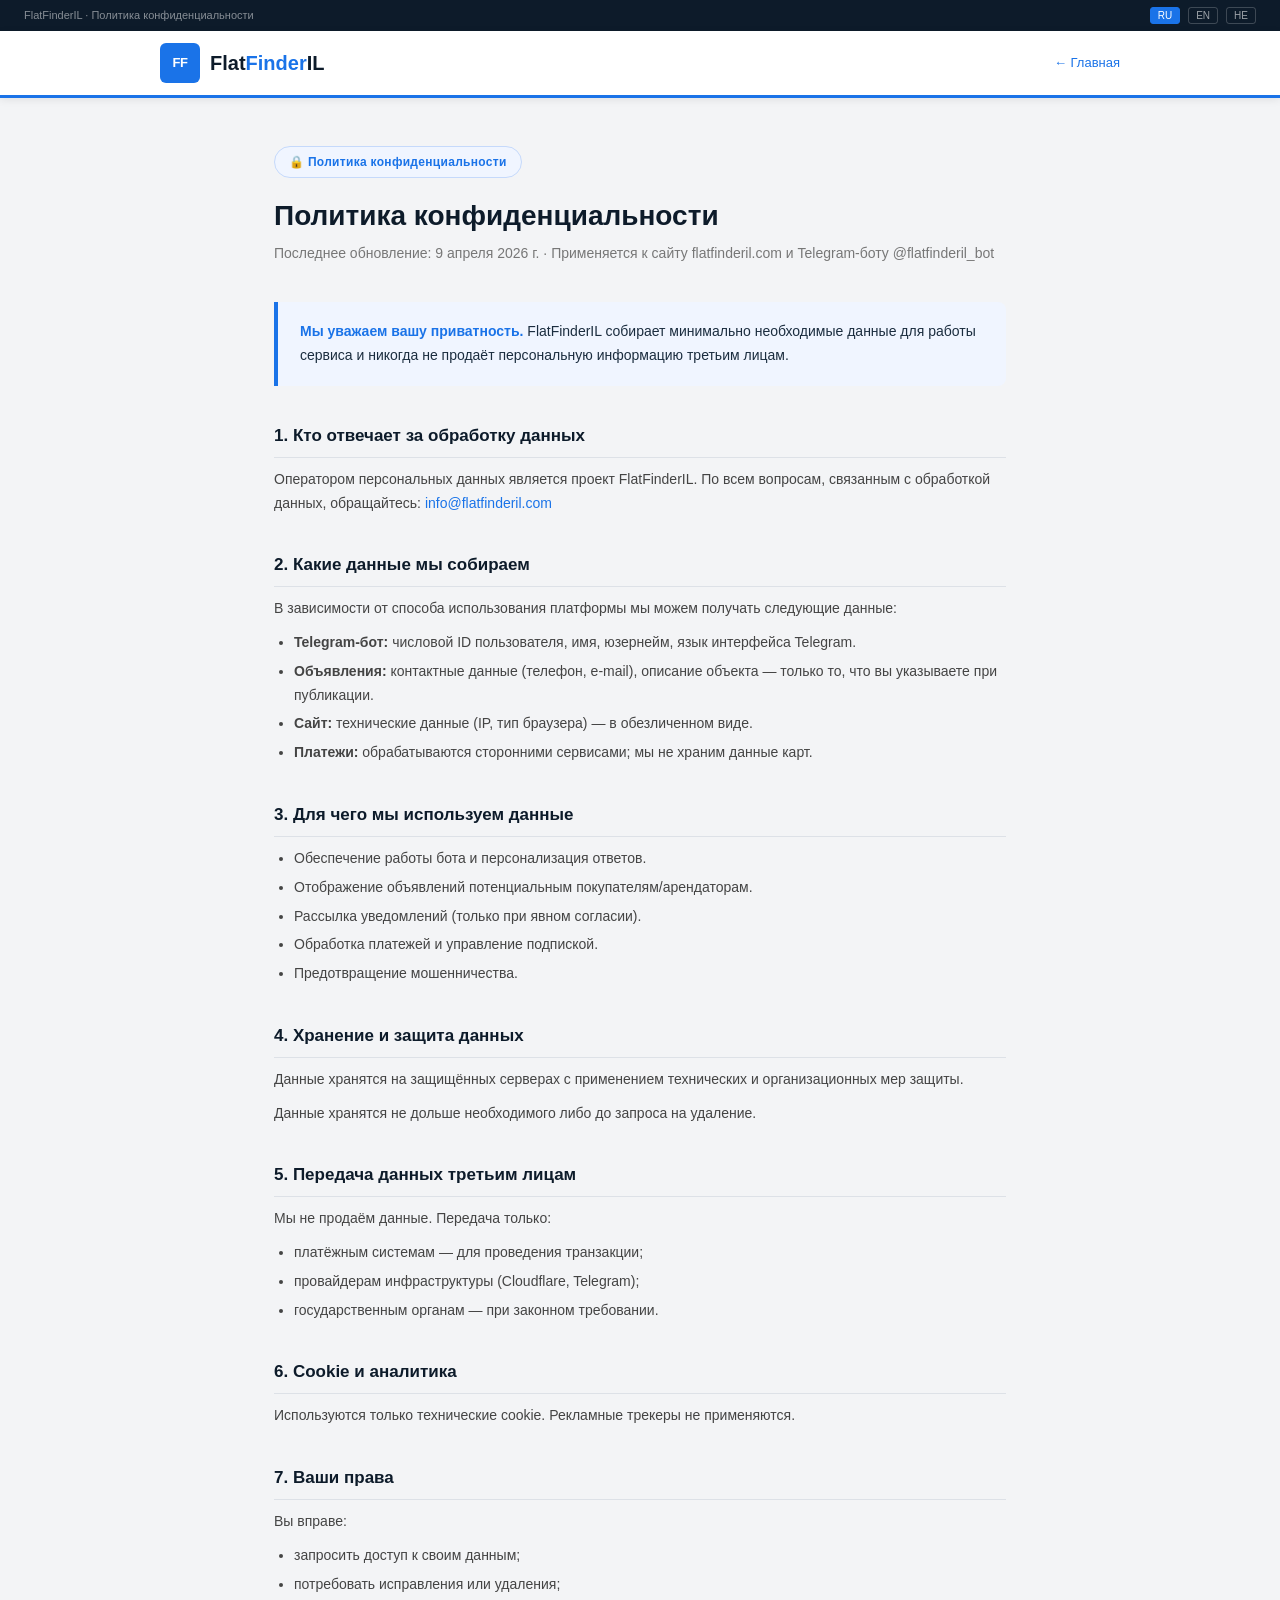
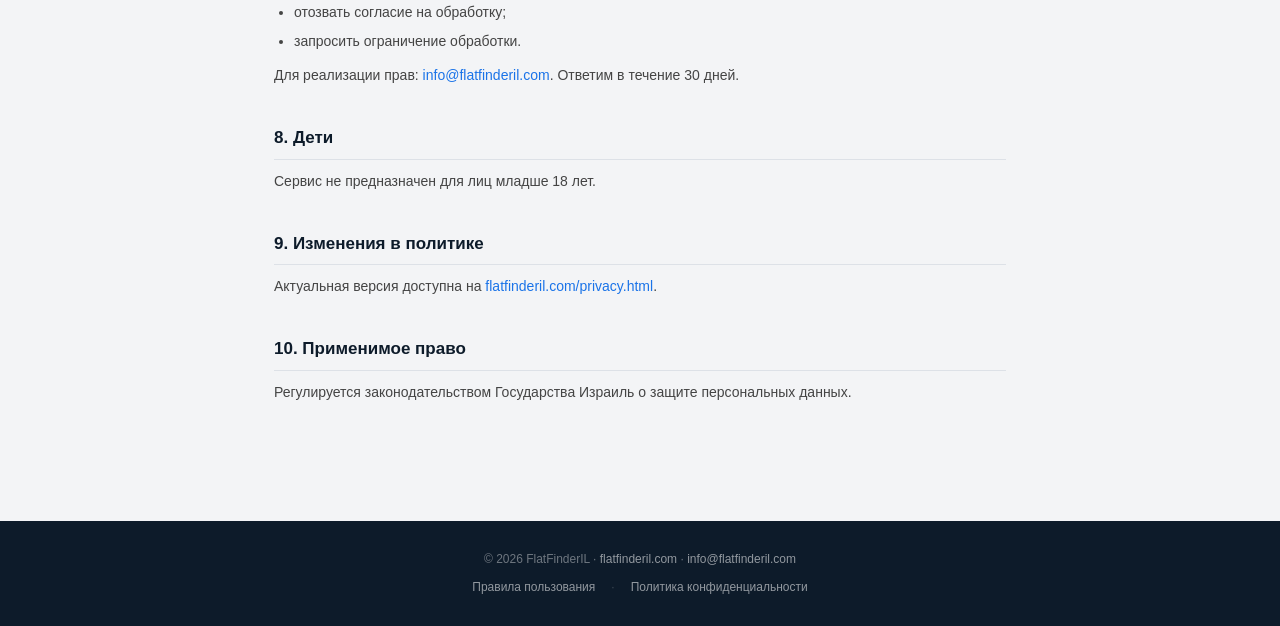
<file: privacy.html>
<!DOCTYPE html>
<html lang="ru" dir="ltr">
<head>
  <meta charset="UTF-8">
  <meta name="viewport" content="width=device-width,initial-scale=1.0">
  <meta name="description" content="FlatFinderIL — Политика конфиденциальности.">
  <title>Политика конфиденциальности — FlatFinderIL</title>
  <style>
*{margin:0;padding:0;box-sizing:border-box}
:root{--navy:#0d1b2a;--navy2:#1b2d3f;--blue:#1a73e8;--text:#1a1a1a;--text2:#444;--text3:#777;--bg:#f3f4f6;--card:#ffffff;--border:#dde1e7;--r:8px}
body{font-family:'Segoe UI',Arial,sans-serif;color:var(--text);background:var(--bg);font-size:15px;line-height:1.7}
a{text-decoration:none;color:var(--blue)}
a:hover{text-decoration:underline}
.topbar{background:var(--navy);padding:6px 24px;display:flex;align-items:center;justify-content:space-between;font-size:11px;color:rgba(255,255,255,.5)}
.topbar-right{display:flex;gap:8px;align-items:center}
.lang-btn{background:transparent;border:1px solid rgba(255,255,255,.2);color:rgba(255,255,255,.6);font-size:10px;padding:2px 7px;border-radius:3px;cursor:pointer;transition:.15s;font-family:inherit}
.lang-btn:hover,.lang-btn.active{background:var(--blue);border-color:var(--blue);color:#fff}
header{background:var(--card);border-bottom:3px solid var(--blue);padding:0 24px;position:sticky;top:0;z-index:200;box-shadow:0 2px 8px rgba(0,0,0,.08)}
.header-inner{max-width:960px;margin:0 auto;display:flex;align-items:center;gap:24px;height:64px}
.logo{display:flex;align-items:center;gap:10px;flex-shrink:0}
.logo-mark{width:40px;height:40px;background:var(--blue);border-radius:6px;display:flex;align-items:center;justify-content:center;font-size:13px;font-weight:800;color:#fff;letter-spacing:-0.5px}
.logo-name{font-size:20px;font-weight:700;color:var(--navy)}
.logo-name span{color:var(--blue)}
.back-link{margin-left:auto;font-size:13px;color:var(--blue)}
.wrap{max-width:780px;margin:0 auto;padding:48px 24px 80px}
.doc-badge{display:inline-flex;align-items:center;gap:8px;background:#f0f5ff;border:1px solid #c5d9fb;border-radius:20px;padding:5px 14px;font-size:12px;font-weight:600;color:var(--blue);margin-bottom:20px;letter-spacing:.3px}
h1{font-size:28px;font-weight:800;color:var(--navy);margin-bottom:8px;line-height:1.3}
.subtitle{font-size:14px;color:var(--text3);margin-bottom:36px}
.highlight{background:#f0f5ff;border-left:4px solid var(--blue);border-radius:0 var(--r) var(--r) 0;padding:18px 22px;margin-bottom:36px;font-size:14px;color:var(--navy2);line-height:1.7}
.highlight strong{font-weight:700;color:var(--blue)}
.sec{margin-bottom:36px}
.sec h2{font-size:17px;font-weight:700;color:var(--navy);margin-bottom:10px;padding-bottom:6px;border-bottom:1px solid var(--border)}
.sec p{font-size:14px;color:var(--text2);margin-bottom:10px}
.sec ul{padding-left:20px;margin-bottom:10px}
.sec ul li{font-size:14px;color:var(--text2);margin-bottom:5px}
footer{background:var(--navy);color:rgba(255,255,255,.4);padding:28px 24px;font-size:12px;text-align:center}
footer a{color:rgba(255,255,255,.55)}
footer a:hover{color:#fff;text-decoration:underline}
  </style>
</head>
<body>

<div class="topbar">
  <span>FlatFinderIL · <span data-i="title">Политика конфиденциальности</span></span>
  <div class="topbar-right">
    <button class="lang-btn active" onclick="setLang('ru')">RU</button>
    <button class="lang-btn" onclick="setLang('en')">EN</button>
    <button class="lang-btn" onclick="setLang('he')">HE</button>
  </div>
</div>

<header>
  <div class="header-inner">
    <a href="/" class="logo">
      <div class="logo-mark">FF</div>
      <div class="logo-name">Flat<span>Finder</span>IL</div>
    </a>
    <a href="/" class="back-link" data-i="back">← Главная</a>
  </div>
</header>

<div class="wrap">
  <div class="doc-badge" data-i="badge">🔒 Политика конфиденциальности</div>
  <h1 data-i="h1">Политика конфиденциальности</h1>
  <p class="subtitle" data-i="updated">Последнее обновление: 9 апреля 2026 г. · Применяется к сайту flatfinderil.com и Telegram-боту @flatfinderil_bot</p>

  <div class="highlight" data-i="highlight">
    <strong>Мы уважаем вашу приватность.</strong> FlatFinderIL собирает минимально необходимые данные для работы сервиса и никогда не продаёт персональную информацию третьим лицам.
  </div>

  <div class="sec">
    <h2 data-i="s1_h">1. Кто отвечает за обработку данных</h2>
    <p data-i="s1_p">Оператором персональных данных является проект FlatFinderIL. По всем вопросам, связанным с обработкой данных, обращайтесь: <a href="mailto:info@flatfinderil.com">info@flatfinderil.com</a></p>
  </div>

  <div class="sec">
    <h2 data-i="s2_h">2. Какие данные мы собираем</h2>
    <p data-i="s2_p">В зависимости от способа использования платформы мы можем получать следующие данные:</p>
    <ul>
      <li data-i="s2_l1"><strong>Telegram-бот:</strong> числовой ID пользователя, имя, юзернейм, язык интерфейса Telegram — передаются автоматически сервером Telegram при любом обращении к боту.</li>
      <li data-i="s2_l2"><strong>Объявления:</strong> контактные данные (телефон, e-mail), описание объекта — только то, что вы указываете при публикации.</li>
      <li data-i="s2_l3"><strong>Сайт:</strong> технические данные (IP-адрес, тип браузера, реферер) — обрабатываются в обезличенном виде провайдером хостинга Cloudflare.</li>
      <li data-i="s2_l4"><strong>Платежи:</strong> транзакции обрабатываются сторонними сервисами; мы не получаем и не храним данные платёжных карт.</li>
    </ul>
  </div>

  <div class="sec">
    <h2 data-i="s3_h">3. Для чего мы используем данные</h2>
    <ul>
      <li data-i="s3_l1">Обеспечение работы бота и персонализация ответов.</li>
      <li data-i="s3_l2">Отображение объявлений потенциальным покупателям и арендаторам.</li>
      <li data-i="s3_l3">Рассылка уведомлений о новых объявлениях (только при явном согласии).</li>
      <li data-i="s3_l4">Обработка платежей и управление подпиской.</li>
      <li data-i="s3_l5">Предотвращение мошенничества и обеспечение безопасности.</li>
    </ul>
  </div>

  <div class="sec">
    <h2 data-i="s4_h">4. Хранение и защита данных</h2>
    <p data-i="s4_p1">Данные хранятся на защищённых серверах. Мы применяем технические и организационные меры для защиты от несанкционированного доступа.</p>
    <p data-i="s4_p2">Данные хранятся не дольше, чем это необходимо для целей, указанных в данной политике, либо до тех пор, пока вы не запросите их удаление.</p>
  </div>

  <div class="sec">
    <h2 data-i="s5_h">5. Передача данных третьим лицам</h2>
    <p data-i="s5_p">Мы не продаём и не передаём персональные данные третьим лицам в коммерческих целях. Данные могут передаваться только:</p>
    <ul>
      <li data-i="s5_l1">платёжным системам — в объёме, необходимом для проведения транзакции;</li>
      <li data-i="s5_l2">провайдерам инфраструктуры (Cloudflare, Telegram) — в рамках их политик конфиденциальности;</li>
      <li data-i="s5_l3">государственным органам — при наличии законного требования.</li>
    </ul>
  </div>

  <div class="sec">
    <h2 data-i="s6_h">6. Cookie и аналитика</h2>
    <p data-i="s6_p">Сайт flatfinderil.com использует только технические cookie, необходимые для корректной работы. Мы не используем рекламные трекеры и сторонние аналитические сервисы, собирающие персональные данные.</p>
  </div>

  <div class="sec">
    <h2 data-i="s7_h">7. Ваши права</h2>
    <p data-i="s7_p">Вы вправе:</p>
    <ul>
      <li data-i="s7_l1">запросить доступ к своим персональным данным;</li>
      <li data-i="s7_l2">потребовать исправления или удаления данных;</li>
      <li data-i="s7_l3">отозвать согласие на обработку данных;</li>
      <li data-i="s7_l4">запросить ограничение обработки данных.</li>
    </ul>
    <p data-i="s7_p2">Для реализации своих прав напишите на <a href="mailto:info@flatfinderil.com">info@flatfinderil.com</a>. Мы ответим в течение 30 дней.</p>
  </div>

  <div class="sec">
    <h2 data-i="s8_h">8. Дети</h2>
    <p data-i="s8_p">Сервис не предназначен для лиц младше 18 лет. Мы не собираем намеренно данные несовершеннолетних.</p>
  </div>

  <div class="sec">
    <h2 data-i="s9_h">9. Изменения в политике</h2>
    <p data-i="s9_p">Мы можем обновлять данную политику. Актуальная версия всегда доступна на <a href="https://flatfinderil.com/privacy.html">flatfinderil.com/privacy.html</a>. При существенных изменениях мы уведомим пользователей через бот.</p>
  </div>

  <div class="sec">
    <h2 data-i="s10_h">10. Применимое право</h2>
    <p data-i="s10_p">Настоящая политика регулируется законодательством Государства Израиль о защите персональных данных (Закон о защите конфиденциальности 5741-1981 и принятые на его основе нормативные акты).</p>
  </div>
</div>

<footer>
  <div>© 2026 FlatFinderIL · <a href="/">flatfinderil.com</a> · <a href="mailto:info@flatfinderil.com">info@flatfinderil.com</a></div>
  <div style="margin-top:8px;display:flex;gap:16px;justify-content:center">
    <a href="/terms.html" data-i="tos">Правила пользования</a>
    <span style="color:rgba(255,255,255,.2)">·</span>
    <a href="/privacy.html" data-i="priv">Политика конфиденциальности</a>
  </div>
</footer>

<script>
const T = {
  ru:{
    title:"Политика конфиденциальности",back:"← Главная",badge:"🔒 Политика конфиденциальности",h1:"Политика конфиденциальности",
    updated:"Последнее обновление: 9 апреля 2026 г. · Применяется к сайту flatfinderil.com и Telegram-боту @flatfinderil_bot",
    highlight:"<strong>Мы уважаем вашу приватность.</strong> FlatFinderIL собирает минимально необходимые данные для работы сервиса и никогда не продаёт персональную информацию третьим лицам.",
    s1_h:"1. Кто отвечает за обработку данных",
    s1_p:"Оператором персональных данных является проект FlatFinderIL. По всем вопросам, связанным с обработкой данных, обращайтесь: <a href=\"mailto:info@flatfinderil.com\">info@flatfinderil.com</a>",
    s2_h:"2. Какие данные мы собираем",s2_p:"В зависимости от способа использования платформы мы можем получать следующие данные:",
    s2_l1:"<strong>Telegram-бот:</strong> числовой ID пользователя, имя, юзернейм, язык интерфейса Telegram.",
    s2_l2:"<strong>Объявления:</strong> контактные данные (телефон, e-mail), описание объекта — только то, что вы указываете при публикации.",
    s2_l3:"<strong>Сайт:</strong> технические данные (IP, тип браузера) — в обезличенном виде.",
    s2_l4:"<strong>Платежи:</strong> обрабатываются сторонними сервисами; мы не храним данные карт.",
    s3_h:"3. Для чего мы используем данные",
    s3_l1:"Обеспечение работы бота и персонализация ответов.",s3_l2:"Отображение объявлений потенциальным покупателям/арендаторам.",
    s3_l3:"Рассылка уведомлений (только при явном согласии).",s3_l4:"Обработка платежей и управление подпиской.",s3_l5:"Предотвращение мошенничества.",
    s4_h:"4. Хранение и защита данных",
    s4_p1:"Данные хранятся на защищённых серверах с применением технических и организационных мер защиты.",
    s4_p2:"Данные хранятся не дольше необходимого либо до запроса на удаление.",
    s5_h:"5. Передача данных третьим лицам",s5_p:"Мы не продаём данные. Передача только:",
    s5_l1:"платёжным системам — для проведения транзакции;",s5_l2:"провайдерам инфраструктуры (Cloudflare, Telegram);",s5_l3:"государственным органам — при законном требовании.",
    s6_h:"6. Cookie и аналитика",s6_p:"Используются только технические cookie. Рекламные трекеры не применяются.",
    s7_h:"7. Ваши права",s7_p:"Вы вправе:",
    s7_l1:"запросить доступ к своим данным;",s7_l2:"потребовать исправления или удаления;",s7_l3:"отозвать согласие на обработку;",s7_l4:"запросить ограничение обработки.",
    s7_p2:"Для реализации прав: <a href=\"mailto:info@flatfinderil.com\">info@flatfinderil.com</a>. Ответим в течение 30 дней.",
    s8_h:"8. Дети",s8_p:"Сервис не предназначен для лиц младше 18 лет.",
    s9_h:"9. Изменения в политике",s9_p:"Актуальная версия доступна на <a href=\"https://flatfinderil.com/privacy.html\">flatfinderil.com/privacy.html</a>.",
    s10_h:"10. Применимое право",s10_p:"Регулируется законодательством Государства Израиль о защите персональных данных.",
    tos:"Правила пользования",priv:"Политика конфиденциальности",
  },
  en:{
    title:"Privacy Policy",back:"← Home",badge:"🔒 Privacy Policy",h1:"Privacy Policy",
    updated:"Last updated: April 9, 2026 · Applies to flatfinderil.com and Telegram bot @flatfinderil_bot",
    highlight:"<strong>We respect your privacy.</strong> FlatFinderIL collects only the minimum data necessary to operate the service and never sells personal information to third parties.",
    s1_h:"1. Data Controller",
    s1_p:"The data controller is FlatFinderIL. For all data-related inquiries: <a href=\"mailto:info@flatfinderil.com\">info@flatfinderil.com</a>",
    s2_h:"2. What Data We Collect",s2_p:"Depending on how you use the platform, we may receive:",
    s2_l1:"<strong>Telegram bot:</strong> numeric user ID, display name, username, Telegram interface language.",
    s2_l2:"<strong>Listings:</strong> contact details (phone, e-mail), property description — only what you enter when posting.",
    s2_l3:"<strong>Website:</strong> technical data (IP address, browser type) — anonymised by Cloudflare.",
    s2_l4:"<strong>Payments:</strong> processed by third-party services; we do not store card data.",
    s3_h:"3. How We Use Data",
    s3_l1:"Operating the bot and personalising responses.",s3_l2:"Showing listings to potential buyers/tenants.",
    s3_l3:"Sending notifications (only with explicit consent).",s3_l4:"Payment processing and subscription management.",s3_l5:"Fraud prevention.",
    s4_h:"4. Storage and Security",
    s4_p1:"Data is stored on secured servers with technical and organisational protection measures.",
    s4_p2:"Data is retained only as long as necessary or until a deletion request is made.",
    s5_h:"5. Third-Party Sharing",s5_p:"We do not sell data. Sharing only with:",
    s5_l1:"payment processors — to complete transactions;",s5_l2:"infrastructure providers (Cloudflare, Telegram);",s5_l3:"government authorities — when legally required.",
    s6_h:"6. Cookies and Analytics",s6_p:"Only essential technical cookies are used. No advertising trackers.",
    s7_h:"7. Your Rights",s7_p:"You have the right to:",
    s7_l1:"request access to your data;",s7_l2:"request correction or deletion;",s7_l3:"withdraw consent to processing;",s7_l4:"request restriction of processing.",
    s7_p2:"To exercise your rights: <a href=\"mailto:info@flatfinderil.com\">info@flatfinderil.com</a>. We'll respond within 30 days.",
    s8_h:"8. Children",s8_p:"The service is not intended for persons under 18 years of age.",
    s9_h:"9. Policy Updates",s9_p:"Current version always at <a href=\"https://flatfinderil.com/privacy.html\">flatfinderil.com/privacy.html</a>.",
    s10_h:"10. Governing Law",s10_p:"Governed by the Privacy Protection Law of the State of Israel (5741-1981).",
    tos:"Terms of Use",priv:"Privacy Policy",
  },
  he:{
    title:"מדיניות פרטיות",back:"← ראשי",badge:"🔒 מדיניות פרטיות",h1:"מדיניות פרטיות",
    updated:"עדכון אחרון: 9 באפריל 2026 · חל על flatfinderil.com ובוט @flatfinderil_bot",
    highlight:"<strong>אנו מכבדים את פרטיותך.</strong> FlatFinderIL אוסף רק את המינימום הנדרש לתפעול השירות ולעולם אינו מוכר מידע אישי לצדדים שלישיים.",
    s1_h:"1. מי אחראי על עיבוד הנתונים",
    s1_p:"המפעיל הוא פרויקט FlatFinderIL. לכל שאלה: <a href=\"mailto:info@flatfinderil.com\">info@flatfinderil.com</a>",
    s2_h:"2. אילו נתונים אנו אוספים",s2_p:"בהתאם לאופן השימוש בפלטפורמה, ייתכן שנקבל:",
    s2_l1:"<strong>בוט טלגרם:</strong> מזהה משתמש מספרי, שם, כינוי, שפת ממשק.",
    s2_l2:"<strong>מודעות:</strong> פרטי קשר (טלפון, אימייל), תיאור נכס — רק מה שמולא בעת הפרסום.",
    s2_l3:"<strong>אתר:</strong> נתונים טכניים (IP, סוג דפדפן) — מעובדים בצורה אנונימית.",
    s2_l4:"<strong>תשלומים:</strong> מעובדים ע\"י שירותי צד שלישי; אנו לא שומרים נתוני כרטיס.",
    s3_h:"3. לאילו מטרות אנו משתמשים בנתונים",
    s3_l1:"הפעלת הבוט והתאמת תשובות.",s3_l2:"הצגת מודעות לקונים/שוכרים פוטנציאליים.",
    s3_l3:"שליחת התראות (רק בהסכמה מפורשת).",s3_l4:"עיבוד תשלומים וניהול מנוי.",s3_l5:"מניעת הונאות.",
    s4_h:"4. אחסון ואבטחה",
    s4_p1:"הנתונים מאוחסנים בשרתים מאובטחים עם אמצעי הגנה טכניים וארגוניים.",
    s4_p2:"הנתונים נשמרים רק כל עוד נדרש, או עד לבקשת מחיקה.",
    s5_h:"5. העברת נתונים לצדדים שלישיים",s5_p:"אנו לא מוכרים נתונים. העברה רק ל:",
    s5_l1:"מעבדי תשלומים — לביצוע עסקה;",s5_l2:"ספקי תשתית (Cloudflare, Telegram);",s5_l3:"רשויות ממשלתיות — לפי דרישה חוקית.",
    s6_h:"6. עוגיות ואנליטיקה",s6_p:"משמשות רק עוגיות טכניות הכרחיות. אין שימוש במעקב פרסומי.",
    s7_h:"7. הזכויות שלך",s7_p:"יש לך זכות:",
    s7_l1:"לבקש גישה לנתוניך;",s7_l2:"לדרוש תיקון או מחיקה;",s7_l3:"לבטל הסכמה לעיבוד;",s7_l4:"לבקש הגבלת עיבוד.",
    s7_p2:"למימוש הזכויות: <a href=\"mailto:info@flatfinderil.com\">info@flatfinderil.com</a>. נענה תוך 30 יום.",
    s8_h:"8. קטינים",s8_p:"השירות אינו מיועד לאנשים מתחת לגיל 18.",
    s9_h:"9. שינויים במדיניות",s9_p:"הגרסה העדכנית תמיד זמינה ב: <a href=\"https://flatfinderil.com/privacy.html\">flatfinderil.com/privacy.html</a>.",
    s10_h:"10. הדין החל",s10_p:"כפוף לחוק הגנת הפרטיות של מדינת ישראל (התשמ\"א-1981).",
    tos:"תנאי שימוש",priv:"מדיניות פרטיות",
  }
};

function setLang(l) {
  const t = T[l];
  document.querySelectorAll('[data-i]').forEach(el => {
    const k = el.getAttribute('data-i');
    if (t[k] !== undefined) el.innerHTML = t[k];
  });
  document.querySelectorAll('.lang-btn').forEach(b =>
    b.classList.toggle('active', b.textContent === l.toUpperCase())
  );
  document.documentElement.lang = l;
  document.body.style.direction = l === 'he' ? 'rtl' : 'ltr';
}
const _urlLang = new URLSearchParams(location.search).get('lang');
setLang(_urlLang && T[_urlLang] ? _urlLang : 'ru');
</script>
</body>
</html>
</file>
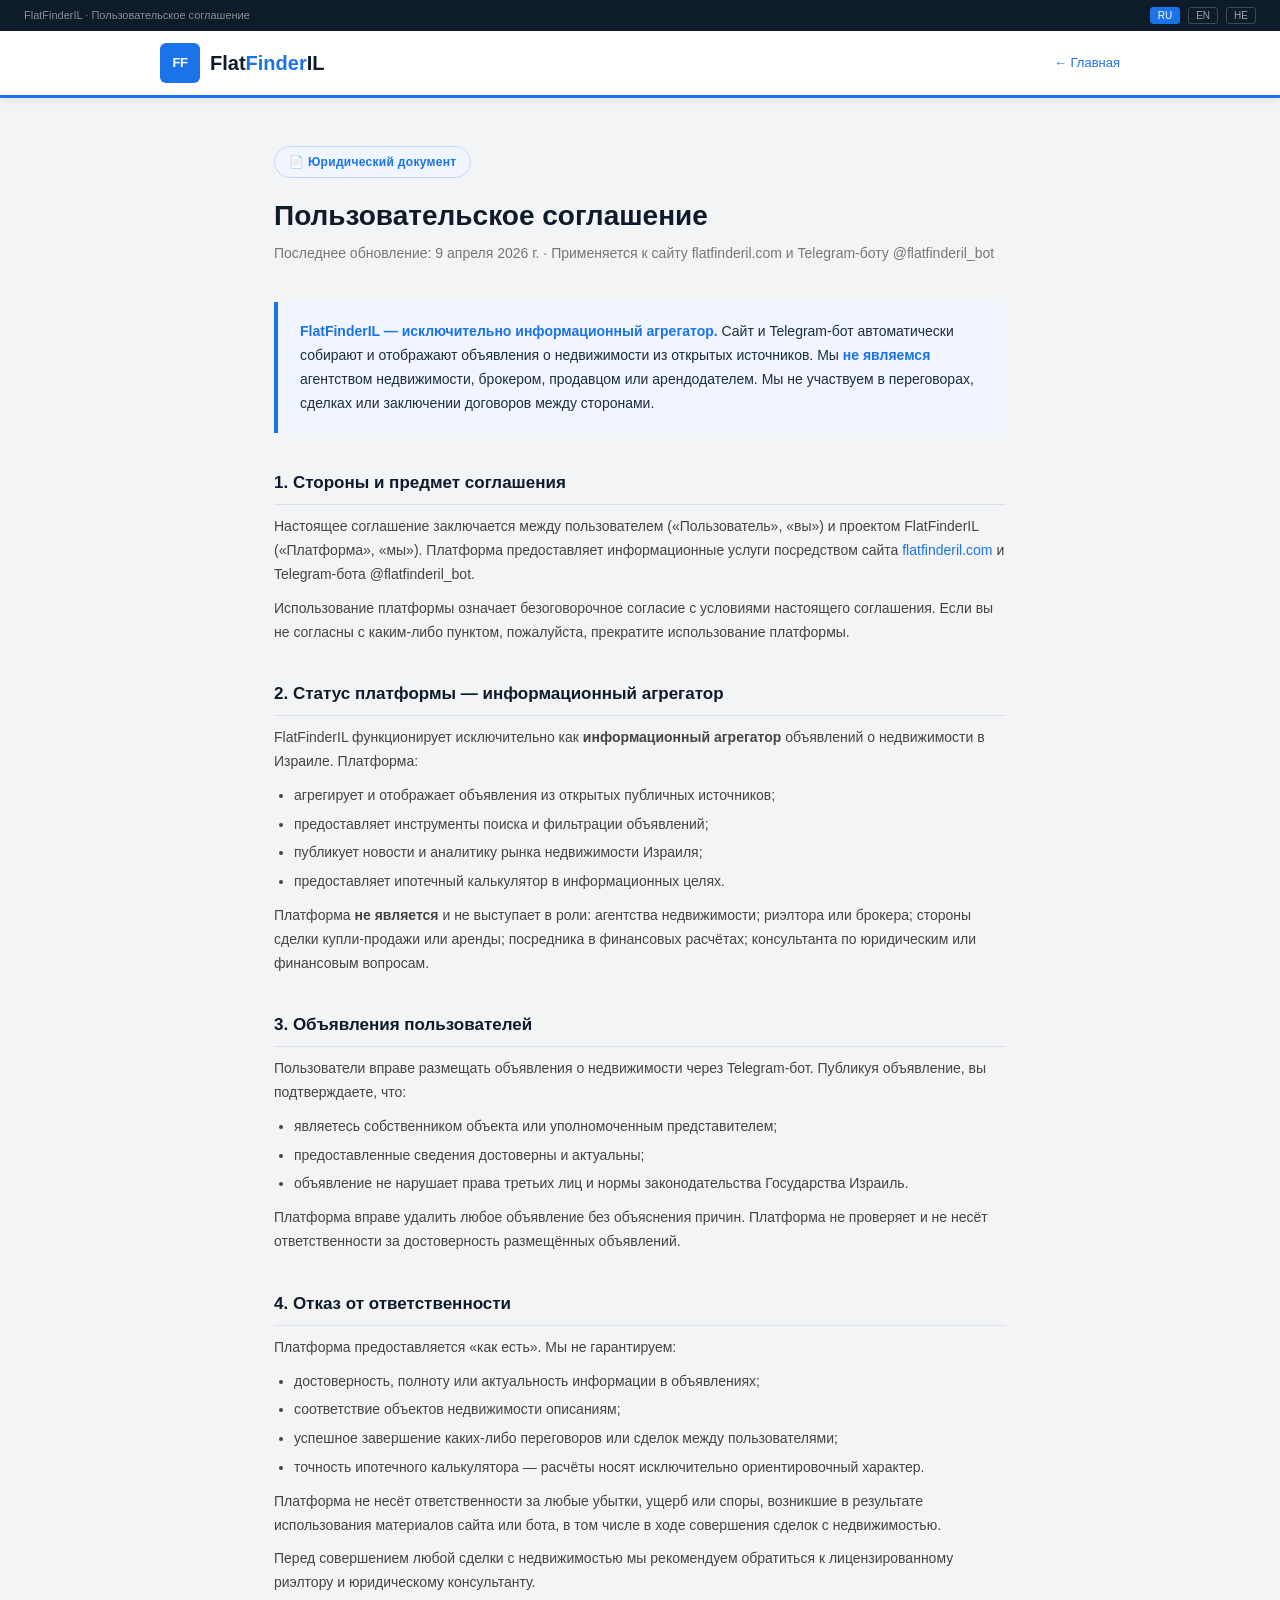
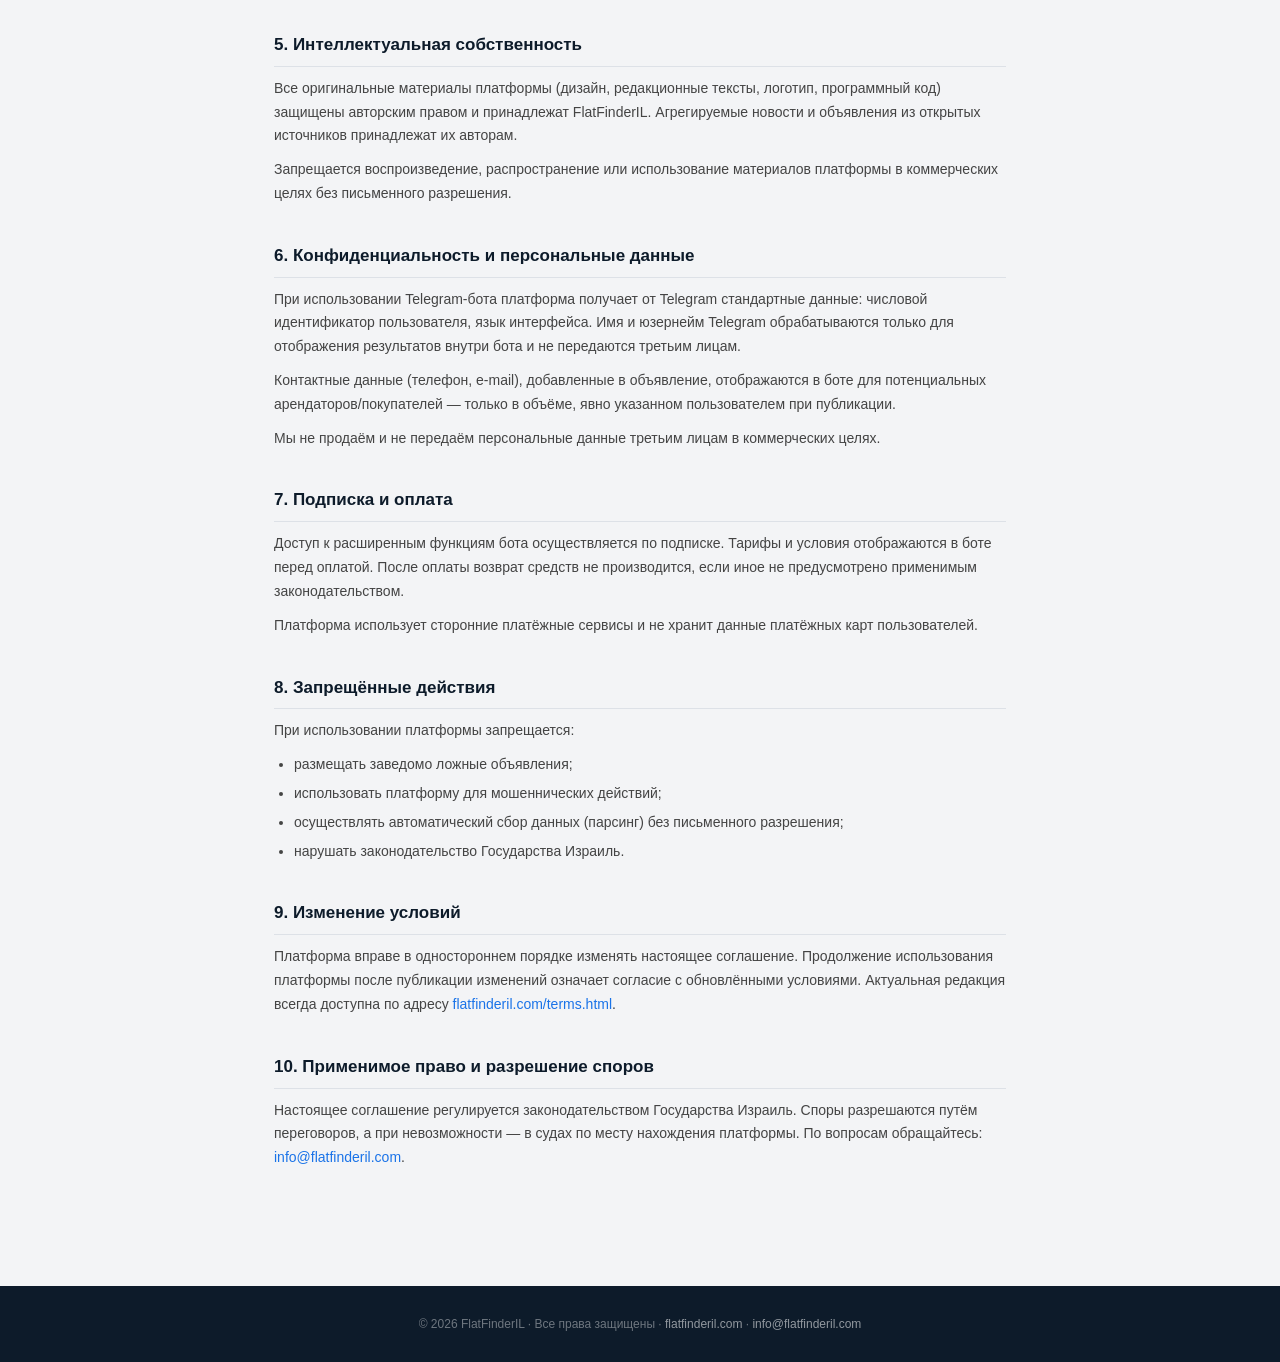
<file: terms.html>
<!DOCTYPE html>
<html lang="ru" dir="ltr">
<head>
  <meta charset="UTF-8">
  <meta name="viewport" content="width=device-width,initial-scale=1.0">
  <meta name="description" content="FlatFinderIL — Пользовательское соглашение. Сайт и бот являются информационным агрегатором объявлений о недвижимости.">
  <title>Пользовательское соглашение — FlatFinderIL</title>
  <style>
*{margin:0;padding:0;box-sizing:border-box}
:root{
  --navy:#0d1b2a;--navy2:#1b2d3f;--blue:#1a73e8;--blue2:#0d5cc7;
  --accent:#e8a020;--text:#1a1a1a;--text2:#444;--text3:#777;
  --bg:#f3f4f6;--card:#ffffff;--border:#dde1e7;--r:8px;
}
body{font-family:'Segoe UI',Arial,sans-serif;color:var(--text);background:var(--bg);font-size:15px;line-height:1.7}
a{text-decoration:none;color:var(--blue)}
a:hover{text-decoration:underline}

/* TOP BAR */
.topbar{background:var(--navy);padding:6px 24px;display:flex;align-items:center;justify-content:space-between;font-size:11px;color:rgba(255,255,255,.5)}
.topbar-right{display:flex;gap:8px;align-items:center}
.lang-btn{background:transparent;border:1px solid rgba(255,255,255,.2);color:rgba(255,255,255,.6);font-size:10px;padding:2px 7px;border-radius:3px;cursor:pointer;transition:.15s;font-family:inherit}
.lang-btn:hover,.lang-btn.active{background:var(--blue);border-color:var(--blue);color:#fff}

/* HEADER */
header{background:var(--card);border-bottom:3px solid var(--blue);padding:0 24px;position:sticky;top:0;z-index:200;box-shadow:0 2px 8px rgba(0,0,0,.08)}
.header-inner{max-width:960px;margin:0 auto;display:flex;align-items:center;gap:24px;height:64px}
.logo{display:flex;align-items:center;gap:10px;flex-shrink:0}
.logo-mark{width:40px;height:40px;background:var(--blue);border-radius:6px;display:flex;align-items:center;justify-content:center;font-size:13px;font-weight:800;color:#fff;letter-spacing:-0.5px}
.logo-name{font-size:20px;font-weight:700;color:var(--navy)}
.logo-name span{color:var(--blue)}
.back-link{margin-left:auto;font-size:13px;color:var(--blue);display:flex;align-items:center;gap:6px}

/* MAIN */
.wrap{max-width:780px;margin:0 auto;padding:48px 24px 80px}

/* HERO BADGE */
.doc-badge{display:inline-flex;align-items:center;gap:8px;background:#f0f5ff;border:1px solid #c5d9fb;border-radius:20px;padding:5px 14px;font-size:12px;font-weight:600;color:var(--blue);margin-bottom:20px;letter-spacing:.3px}

h1{font-size:28px;font-weight:800;color:var(--navy);margin-bottom:8px;line-height:1.3}
.subtitle{font-size:14px;color:var(--text3);margin-bottom:36px}

/* HIGHLIGHT BOX — агрегатор */
.agg-box{background:#f0f5ff;border-left:4px solid var(--blue);border-radius:0 var(--r) var(--r) 0;padding:18px 22px;margin-bottom:36px;font-size:14px;color:var(--navy2);line-height:1.7}
.agg-box strong{font-weight:700;color:var(--blue)}

/* SECTIONS */
.sec{margin-bottom:36px}
.sec h2{font-size:17px;font-weight:700;color:var(--navy);margin-bottom:10px;padding-bottom:6px;border-bottom:1px solid var(--border)}
.sec p{font-size:14px;color:var(--text2);margin-bottom:10px}
.sec ul{padding-left:20px;margin-bottom:10px}
.sec ul li{font-size:14px;color:var(--text2);margin-bottom:5px}

/* FOOTER */
footer{background:var(--navy);color:rgba(255,255,255,.4);padding:28px 24px;font-size:12px;text-align:center}
footer a{color:rgba(255,255,255,.55)}
footer a:hover{color:#fff;text-decoration:underline}
</style>
</head>
<body>

<div class="topbar">
  <span>FlatFinderIL · Пользовательское соглашение</span>
  <div class="topbar-right">
    <button class="lang-btn active" onclick="setLang('ru')">RU</button>
    <button class="lang-btn" onclick="setLang('en')">EN</button>
    <button class="lang-btn" onclick="setLang('he')">HE</button>
  </div>
</div>

<header>
  <div class="header-inner">
    <a href="/" class="logo">
      <div class="logo-mark">FF</div>
      <div class="logo-name">Flat<span>Finder</span>IL</div>
    </a>
    <a href="/" class="back-link" data-i="back">← Главная</a>
  </div>
</header>

<div class="wrap">

  <div class="doc-badge" data-i="badge">📄 Юридический документ</div>

  <h1 data-i="h1">Пользовательское соглашение</h1>
  <p class="subtitle" data-i="updated">Последнее обновление: 9 апреля 2026 г. · Применяется к сайту flatfinderil.com и Telegram-боту @flatfinderil_bot</p>

  <!-- КЛЮЧЕВОЕ: агрегатор -->
  <div class="agg-box" data-i="agg_box">
    <strong>FlatFinderIL — исключительно информационный агрегатор.</strong>
    Сайт и Telegram-бот автоматически собирают и отображают объявления о недвижимости из открытых источников. Мы <strong>не являемся</strong> агентством недвижимости, брокером, продавцом или арендодателем. Мы не участвуем в переговорах, сделках или заключении договоров между сторонами.
  </div>

  <!-- 1 -->
  <div class="sec">
    <h2 data-i="s1_h">1. Стороны и предмет соглашения</h2>
    <p data-i="s1_p1">Настоящее соглашение заключается между пользователем («Пользователь», «вы») и проектом FlatFinderIL («Платформа», «мы»). Платформа предоставляет информационные услуги посредством сайта <a href="https://flatfinderil.com">flatfinderil.com</a> и Telegram-бота @flatfinderil_bot.</p>
    <p data-i="s1_p2">Использование платформы означает безоговорочное согласие с условиями настоящего соглашения. Если вы не согласны с каким-либо пунктом, пожалуйста, прекратите использование платформы.</p>
  </div>

  <!-- 2 -->
  <div class="sec">
    <h2 data-i="s2_h">2. Статус платформы — информационный агрегатор</h2>
    <p data-i="s2_p1">FlatFinderIL функционирует исключительно как <strong>информационный агрегатор</strong> объявлений о недвижимости в Израиле. Платформа:</p>
    <ul>
      <li data-i="s2_l1">агрегирует и отображает объявления из открытых публичных источников;</li>
      <li data-i="s2_l2">предоставляет инструменты поиска и фильтрации объявлений;</li>
      <li data-i="s2_l3">публикует новости и аналитику рынка недвижимости Израиля;</li>
      <li data-i="s2_l4">предоставляет ипотечный калькулятор в информационных целях.</li>
    </ul>
    <p data-i="s2_p2">Платформа <strong>не является</strong> и не выступает в роли: агентства недвижимости; риэлтора или брокера; стороны сделки купли-продажи или аренды; посредника в финансовых расчётах; консультанта по юридическим или финансовым вопросам.</p>
  </div>

  <!-- 3 -->
  <div class="sec">
    <h2 data-i="s3_h">3. Объявления пользователей</h2>
    <p data-i="s3_p1">Пользователи вправе размещать объявления о недвижимости через Telegram-бот. Публикуя объявление, вы подтверждаете, что:</p>
    <ul>
      <li data-i="s3_l1">являетесь собственником объекта или уполномоченным представителем;</li>
      <li data-i="s3_l2">предоставленные сведения достоверны и актуальны;</li>
      <li data-i="s3_l3">объявление не нарушает права третьих лиц и нормы законодательства Государства Израиль.</li>
    </ul>
    <p data-i="s3_p2">Платформа вправе удалить любое объявление без объяснения причин. Платформа не проверяет и не несёт ответственности за достоверность размещённых объявлений.</p>
  </div>

  <!-- 4 -->
  <div class="sec">
    <h2 data-i="s4_h">4. Отказ от ответственности</h2>
    <p data-i="s4_p1">Платформа предоставляется «как есть». Мы не гарантируем:</p>
    <ul>
      <li data-i="s4_l1">достоверность, полноту или актуальность информации в объявлениях;</li>
      <li data-i="s4_l2">соответствие объектов недвижимости описаниям;</li>
      <li data-i="s4_l3">успешное завершение каких-либо переговоров или сделок между пользователями;</li>
      <li data-i="s4_l4">точность ипотечного калькулятора — расчёты носят исключительно ориентировочный характер.</li>
    </ul>
    <p data-i="s4_p2">Платформа не несёт ответственности за любые убытки, ущерб или споры, возникшие в результате использования материалов сайта или бота, в том числе в ходе совершения сделок с недвижимостью.</p>
    <p data-i="s4_p3">Перед совершением любой сделки с недвижимостью мы рекомендуем обратиться к лицензированному риэлтору и юридическому консультанту.</p>
  </div>

  <!-- 5 -->
  <div class="sec">
    <h2 data-i="s5_h">5. Интеллектуальная собственность</h2>
    <p data-i="s5_p1">Все оригинальные материалы платформы (дизайн, редакционные тексты, логотип, программный код) защищены авторским правом и принадлежат FlatFinderIL. Агрегируемые новости и объявления из открытых источников принадлежат их авторам.</p>
    <p data-i="s5_p2">Запрещается воспроизведение, распространение или использование материалов платформы в коммерческих целях без письменного разрешения.</p>
  </div>

  <!-- 6 -->
  <div class="sec">
    <h2 data-i="s6_h">6. Конфиденциальность и персональные данные</h2>
    <p data-i="s6_p1">При использовании Telegram-бота платформа получает от Telegram стандартные данные: числовой идентификатор пользователя, язык интерфейса. Имя и юзернейм Telegram обрабатываются только для отображения результатов внутри бота и не передаются третьим лицам.</p>
    <p data-i="s6_p2">Контактные данные (телефон, e-mail), добавленные в объявление, отображаются в боте для потенциальных арендаторов/покупателей — только в объёме, явно указанном пользователем при публикации.</p>
    <p data-i="s6_p3">Мы не продаём и не передаём персональные данные третьим лицам в коммерческих целях.</p>
  </div>

  <!-- 7 -->
  <div class="sec">
    <h2 data-i="s7_h">7. Подписка и оплата</h2>
    <p data-i="s7_p1">Доступ к расширенным функциям бота осуществляется по подписке. Тарифы и условия отображаются в боте перед оплатой. После оплаты возврат средств не производится, если иное не предусмотрено применимым законодательством.</p>
    <p data-i="s7_p2">Платформа использует сторонние платёжные сервисы и не хранит данные платёжных карт пользователей.</p>
  </div>

  <!-- 8 -->
  <div class="sec">
    <h2 data-i="s8_h">8. Запрещённые действия</h2>
    <p data-i="s8_p">При использовании платформы запрещается:</p>
    <ul>
      <li data-i="s8_l1">размещать заведомо ложные объявления;</li>
      <li data-i="s8_l2">использовать платформу для мошеннических действий;</li>
      <li data-i="s8_l3">осуществлять автоматический сбор данных (парсинг) без письменного разрешения;</li>
      <li data-i="s8_l4">нарушать законодательство Государства Израиль.</li>
    </ul>
  </div>

  <!-- 9 -->
  <div class="sec">
    <h2 data-i="s9_h">9. Изменение условий</h2>
    <p data-i="s9_p">Платформа вправе в одностороннем порядке изменять настоящее соглашение. Продолжение использования платформы после публикации изменений означает согласие с обновлёнными условиями. Актуальная редакция всегда доступна по адресу <a href="https://flatfinderil.com/terms.html">flatfinderil.com/terms.html</a>.</p>
  </div>

  <!-- 10 -->
  <div class="sec">
    <h2 data-i="s10_h">10. Применимое право и разрешение споров</h2>
    <p data-i="s10_p">Настоящее соглашение регулируется законодательством Государства Израиль. Споры разрешаются путём переговоров, а при невозможности — в судах по месту нахождения платформы. По вопросам обращайтесь: <a href="mailto:info@flatfinderil.com">info@flatfinderil.com</a>.</p>
  </div>

</div><!-- /wrap -->

<footer>
  <div>© 2026 FlatFinderIL · <span data-i="footer_rights">Все права защищены</span> · <a href="/">flatfinderil.com</a> · <a href="mailto:info@flatfinderil.com">info@flatfinderil.com</a></div>
</footer>

<script>
const T = {
  ru:{
    back:"← Главная",
    badge:"📄 Юридический документ",
    h1:"Пользовательское соглашение",
    updated:"Последнее обновление: 9 апреля 2026 г. · Применяется к сайту flatfinderil.com и Telegram-боту @flatfinderil_bot",
    agg_box:"<strong>FlatFinderIL — исключительно информационный агрегатор.</strong> Сайт и Telegram-бот автоматически собирают и отображают объявления о недвижимости из открытых источников. Мы <strong>не являемся</strong> агентством недвижимости, брокером, продавцом или арендодателем. Мы не участвуем в переговорах, сделках или заключении договоров между сторонами.",
    s1_h:"1. Стороны и предмет соглашения",
    s1_p1:"Настоящее соглашение заключается между пользователем («Пользователь», «вы») и проектом FlatFinderIL («Платформа», «мы»). Платформа предоставляет информационные услуги посредством сайта <a href=\"https://flatfinderil.com\">flatfinderil.com</a> и Telegram-бота @flatfinderil_bot.",
    s1_p2:"Использование платформы означает безоговорочное согласие с условиями настоящего соглашения. Если вы не согласны с каким-либо пунктом, пожалуйста, прекратите использование платформы.",
    s2_h:"2. Статус платформы — информационный агрегатор",
    s2_p1:"FlatFinderIL функционирует исключительно как <strong>информационный агрегатор</strong> объявлений о недвижимости в Израиле. Платформа:",
    s2_l1:"агрегирует и отображает объявления из открытых публичных источников;",
    s2_l2:"предоставляет инструменты поиска и фильтрации объявлений;",
    s2_l3:"публикует новости и аналитику рынка недвижимости Израиля;",
    s2_l4:"предоставляет ипотечный калькулятор в информационных целях.",
    s2_p2:"Платформа <strong>не является</strong> и не выступает в роли: агентства недвижимости; риэлтора или брокера; стороны сделки купли-продажи или аренды; посредника в финансовых расчётах; консультанта по юридическим или финансовым вопросам.",
    s3_h:"3. Объявления пользователей",
    s3_p1:"Пользователи вправе размещать объявления о недвижимости через Telegram-бот. Публикуя объявление, вы подтверждаете, что:",
    s3_l1:"являетесь собственником объекта или уполномоченным представителем;",
    s3_l2:"предоставленные сведения достоверны и актуальны;",
    s3_l3:"объявление не нарушает права третьих лиц и нормы законодательства Государства Израиль.",
    s3_p2:"Платформа вправе удалить любое объявление без объяснения причин. Платформа не проверяет и не несёт ответственности за достоверность размещённых объявлений.",
    s4_h:"4. Отказ от ответственности",
    s4_p1:"Платформа предоставляется «как есть». Мы не гарантируем:",
    s4_l1:"достоверность, полноту или актуальность информации в объявлениях;",
    s4_l2:"соответствие объектов недвижимости описаниям;",
    s4_l3:"успешное завершение каких-либо переговоров или сделок между пользователями;",
    s4_l4:"точность ипотечного калькулятора — расчёты носят исключительно ориентировочный характер.",
    s4_p2:"Платформа не несёт ответственности за любые убытки, ущерб или споры, возникшие в результате использования материалов сайта или бота, в том числе в ходе совершения сделок с недвижимостью.",
    s4_p3:"Перед совершением любой сделки с недвижимостью мы рекомендуем обратиться к лицензированному риэлтору и юридическому консультанту.",
    s5_h:"5. Интеллектуальная собственность",
    s5_p1:"Все оригинальные материалы платформы (дизайн, редакционные тексты, логотип, программный код) защищены авторским правом и принадлежат FlatFinderIL. Агрегируемые новости и объявления из открытых источников принадлежат их авторам.",
    s5_p2:"Запрещается воспроизведение, распространение или использование материалов платформы в коммерческих целях без письменного разрешения.",
    s6_h:"6. Конфиденциальность и персональные данные",
    s6_p1:"При использовании Telegram-бота платформа получает от Telegram стандартные данные: числовой идентификатор пользователя, язык интерфейса. Имя и юзернейм Telegram обрабатываются только для отображения результатов внутри бота и не передаются третьим лицам.",
    s6_p2:"Контактные данные (телефон, e-mail), добавленные в объявление, отображаются в боте для потенциальных арендаторов/покупателей — только в объёме, явно указанном пользователем при публикации.",
    s6_p3:"Мы не продаём и не передаём персональные данные третьим лицам в коммерческих целях.",
    s7_h:"7. Подписка и оплата",
    s7_p1:"Доступ к расширенным функциям бота осуществляется по подписке. Тарифы и условия отображаются в боте перед оплатой. После оплаты возврат средств не производится, если иное не предусмотрено применимым законодательством.",
    s7_p2:"Платформа использует сторонние платёжные сервисы и не хранит данные платёжных карт пользователей.",
    s8_h:"8. Запрещённые действия",
    s8_p:"При использовании платформы запрещается:",
    s8_l1:"размещать заведомо ложные объявления;",
    s8_l2:"использовать платформу для мошеннических действий;",
    s8_l3:"осуществлять автоматический сбор данных (парсинг) без письменного разрешения;",
    s8_l4:"нарушать законодательство Государства Израиль.",
    s9_h:"9. Изменение условий",
    s9_p:"Платформа вправе в одностороннем порядке изменять настоящее соглашение. Продолжение использования платформы после публикации изменений означает согласие с обновлёнными условиями. Актуальная редакция всегда доступна по адресу <a href=\"https://flatfinderil.com/terms.html\">flatfinderil.com/terms.html</a>.",
    s10_h:"10. Применимое право и разрешение споров",
    s10_p:"Настоящее соглашение регулируется законодательством Государства Израиль. Споры разрешаются путём переговоров, а при невозможности — в судах по месту нахождения платформы. По вопросам обращайтесь: <a href=\"mailto:info@flatfinderil.com\">info@flatfinderil.com</a>.",
    footer_rights:"Все права защищены",
  },
  en:{
    back:"← Home",
    badge:"📄 Legal Document",
    h1:"Terms of Use",
    updated:"Last updated: April 9, 2026 · Applies to flatfinderil.com and Telegram bot @flatfinderil_bot",
    agg_box:"<strong>FlatFinderIL is solely an information aggregator.</strong> The website and Telegram bot automatically collect and display real estate listings from publicly available sources. We are <strong>not</strong> a real estate agency, broker, seller, or landlord. We do not participate in negotiations, transactions, or contracting between parties.",
    s1_h:"1. Parties and Scope",
    s1_p1:"This agreement is between the user (\u201cUser\u201d, \u201cyou\u201d) and FlatFinderIL (\u201cPlatform\u201d, \u201cwe\u201d). The Platform provides information services through <a href=\"https://flatfinderil.com\">flatfinderil.com</a> and Telegram bot @flatfinderil_bot.",
    s1_p2:"Using the Platform means unconditional acceptance of these Terms. If you disagree with any provision, please stop using the Platform.",
    s2_h:"2. Platform Status — Information Aggregator",
    s2_p1:"FlatFinderIL operates solely as an <strong>information aggregator</strong> of real estate listings in Israel. The Platform:",
    s2_l1:"aggregates and displays listings from open public sources;",
    s2_l2:"provides search and filtering tools;",
    s2_l3:"publishes Israeli real estate news and market analytics;",
    s2_l4:"provides a mortgage calculator for informational purposes only.",
    s2_p2:"The Platform is <strong>not</strong> and does not act as: a real estate agency; a realtor or broker; a party to any sale or rental transaction; a financial intermediary; a legal or financial adviser.",
    s3_h:"3. User Listings",
    s3_p1:"Users may post real estate listings via the Telegram bot. By posting a listing, you confirm that:",
    s3_l1:"you are the owner or an authorised representative of the property;",
    s3_l2:"the information provided is accurate and up to date;",
    s3_l3:"the listing does not violate third-party rights or Israeli law.",
    s3_p2:"The Platform may remove any listing without explanation. The Platform does not verify and is not responsible for the accuracy of listings.",
    s4_h:"4. Disclaimer of Warranties",
    s4_p1:"The Platform is provided \"as is\". We do not guarantee:",
    s4_l1:"the accuracy, completeness, or timeliness of listing information;",
    s4_l2:"that properties match their descriptions;",
    s4_l3:"the successful conclusion of any negotiations or transactions between users;",
    s4_l4:"the accuracy of the mortgage calculator — calculations are indicative only.",
    s4_p2:"The Platform is not liable for any losses, damages, or disputes arising from the use of website or bot materials, including in connection with real estate transactions.",
    s4_p3:"Before entering into any real estate transaction, we recommend consulting a licensed realtor and legal adviser.",
    s5_h:"5. Intellectual Property",
    s5_p1:"All original Platform materials (design, editorial texts, logo, source code) are copyright-protected and owned by FlatFinderIL. Aggregated news and listings from open sources belong to their respective authors.",
    s5_p2:"Reproduction, distribution, or commercial use of Platform materials without written permission is prohibited.",
    s6_h:"6. Privacy and Personal Data",
    s6_p1:"When using the Telegram bot, the Platform receives standard Telegram data: numeric user ID and interface language. Telegram name and username are processed only to display results within the bot and are not shared with third parties.",
    s6_p2:"Contact details (phone, e-mail) added to a listing are shown in the bot to potential tenants/buyers — only to the extent explicitly stated by the user when publishing.",
    s6_p3:"We do not sell or transfer personal data to third parties for commercial purposes.",
    s7_h:"7. Subscription and Payment",
    s7_p1:"Access to advanced bot features is available via subscription. Rates and terms are shown in the bot before payment. Payments are non-refundable unless required by applicable law.",
    s7_p2:"The Platform uses third-party payment services and does not store users' payment card data.",
    s8_h:"8. Prohibited Actions",
    s8_p:"When using the Platform, you may not:",
    s8_l1:"post knowingly false listings;",
    s8_l2:"use the Platform for fraudulent purposes;",
    s8_l3:"perform automated data scraping without written permission;",
    s8_l4:"violate the laws of the State of Israel.",
    s9_h:"9. Changes to Terms",
    s9_p:"The Platform may unilaterally amend these Terms. Continued use after changes are published constitutes acceptance of the updated Terms. The current version is always available at <a href=\"https://flatfinderil.com/terms.html\">flatfinderil.com/terms.html</a>.",
    s10_h:"10. Governing Law and Dispute Resolution",
    s10_p:"This agreement is governed by the laws of the State of Israel. Disputes shall be resolved through negotiation, or if not possible, in courts at the Platform's place of business. For inquiries: <a href=\"mailto:info@flatfinderil.com\">info@flatfinderil.com</a>.",
    footer_rights:"All rights reserved",
  },
  he:{
    back:"← ראשי",
    badge:"📄 מסמך משפטי",
    h1:"תנאי שימוש",
    updated:"עדכון אחרון: 9 באפריל 2026 · חל על flatfinderil.com ובוט הטלגרם @flatfinderil_bot",
    agg_box:"<strong>FlatFinderIL הוא אגרגטור מידע בלבד.</strong> האתר ובוט הטלגרם אוספים ומציגים אוטומטית מודעות נדל\"ן ממקורות פתוחים. אנו <strong>אינו</strong> סוכנות נדל\"ן, מתווך, מוכר או משכיר. אנו אינו משתתפים במשא ומתן, עסקאות או חוזים בין הצדדים.",
    s1_h:"1. הצדדים ומושא ההסכם",
    s1_p1:"הסכם זה נכרת בין המשתמש (\"משתמש\", \"אתה\") לבין פרויקט FlatFinderIL (\"הפלטפורמה\", \"אנחנו\"). הפלטפורמה מספקת שירותי מידע דרך <a href=\"https://flatfinderil.com\">flatfinderil.com</a> ובוט טלגרם @flatfinderil_bot.",
    s1_p2:"שימוש בפלטפורמה מהווה הסכמה מוחלטת לתנאים אלה. אם אינך מסכים לאיזה מהסעיפים, אנא הפסק את השימוש בפלטפורמה.",
    s2_h:"2. מעמד הפלטפורמה — אגרגטור מידע",
    s2_p1:"FlatFinderIL פועלת אך ורק כ<strong>אגרגטור מידע</strong> של מודעות נדל\"ן בישראל. הפלטפורמה:",
    s2_l1:"מאגדת ומציגה מודעות ממקורות פומביים פתוחים;",
    s2_l2:"מספקת כלי חיפוש וסינון מודעות;",
    s2_l3:"מפרסמת חדשות ואנליזה של שוק הנדל\"ן הישראלי;",
    s2_l4:"מספקת מחשבון משכנתה למטרות מידע בלבד.",
    s2_p2:"הפלטפורמה <strong>אינה</strong> ואינה פועלת כ: סוכנות נדל\"ן; מתווך או ברוקר; צד בעסקת מכר או שכירות; מתווך פיננסי; יועץ משפטי או פיננסי.",
    s3_h:"3. מודעות משתמשים",
    s3_p1:"משתמשים רשאים לפרסם מודעות נדל\"ן דרך בוט הטלגרם. בפרסום מודעה אתה מאשר כי:",
    s3_l1:"אתה הבעלים או נציג מורשה של הנכס;",
    s3_l2:"המידע שנמסר מדויק ועדכני;",
    s3_l3:"המודעה אינה מפרה זכויות צד שלישי ואינה עוברת על חוקי מדינת ישראל.",
    s3_p2:"הפלטפורמה רשאית להסיר כל מודעה ללא הסבר. הפלטפורמה אינה בודקת ואינה אחראית לנכונות המודעות.",
    s4_h:"4. הגבלת אחריות",
    s4_p1:"הפלטפורמה מסופקת \"כפי שהיא\". אנו לא מבטיחים:",
    s4_l1:"נכונות, שלמות או עדכניות המידע במודעות;",
    s4_l2:"התאמת הנכסים לתיאוריהם;",
    s4_l3:"השלמה מוצלחת של משא ומתן או עסקאות בין משתמשים;",
    s4_l4:"דיוק מחשבון המשכנתה — החישובים הם אינדיקטיביים בלבד.",
    s4_p2:"הפלטפורמה אינה אחראית לנזקים, הפסדים או סכסוכים הנובעים משימוש בחומרי האתר או הבוט, לרבות בקשר לעסקאות נדל\"ן.",
    s4_p3:"לפני כל עסקת נדל\"ן אנו ממליצים להתייעץ עם מתווך מורשה ויועץ משפטי.",
    s5_h:"5. קניין רוחני",
    s5_p1:"כל חומרי הפלטפורמה המקוריים (עיצוב, טקסטים, לוגו, קוד) מוגנים בזכויות יוצרים ושייכים ל-FlatFinderIL. חדשות ומודעות ממקורות פתוחים שייכות למחבריהן.",
    s5_p2:"אסור לשכפל, להפיץ או לעשות שימוש מסחרי בחומרי הפלטפורמה ללא אישור בכתב.",
    s6_h:"6. פרטיות ומידע אישי",
    s6_p1:"בשימוש בבוט הטלגרם הפלטפורמה מקבלת מטלגרם נתונים סטנדרטיים: מזהה משתמש מספרי ושפת ממשק. שם וכינוי הטלגרם מעובדים רק להצגת תוצאות בתוך הבוט ואינם נמסרים לצדדים שלישיים.",
    s6_p2:"פרטי קשר (טלפון, אימייל) שנוספו למודעה מוצגים בבוט לשוכרים/קונים פוטנציאליים — רק במידה שצוינה במפורש בעת הפרסום.",
    s6_p3:"אנו לא מוכרים ולא מעבירים מידע אישי לצדדים שלישיים למטרות מסחריות.",
    s7_h:"7. מנוי ותשלום",
    s7_p1:"גישה לתכונות מתקדמות של הבוט מתבצעת במנוי. תעריפים ותנאים מוצגים בבוט לפני התשלום. לאחר התשלום אין החזרות, אלא אם נדרש על פי חוק.",
    s7_p2:"הפלטפורמה משתמשת בשירותי תשלום של צד שלישי ואינה שומרת פרטי כרטיסי אשראי.",
    s8_h:"8. פעולות אסורות",
    s8_p:"בשימוש בפלטפורמה אסור:",
    s8_l1:"לפרסם מודעות כוזבות ביודעין;",
    s8_l2:"להשתמש בפלטפורמה לצרכי הונאה;",
    s8_l3:"לבצע סריקת נתונים אוטומטית ללא אישור בכתב;",
    s8_l4:"להפר את חוקי מדינת ישראל.",
    s9_h:"9. שינויים בתנאים",
    s9_p:"הפלטפורמה רשאית לשנות תנאים אלה באופן חד-צדדי. המשך השימוש לאחר פרסום שינויים מהווה הסכמה לתנאים המעודכנים. הגרסה הנוכחית תמיד זמינה בכתובת <a href=\"https://flatfinderil.com/terms.html\">flatfinderil.com/terms.html</a>.",
    s10_h:"10. דין חל ויישוב סכסוכים",
    s10_p:"הסכם זה כפוף לחוקי מדינת ישראל. סכסוכים יוסדרו בדרך של משא ומתן, ובכישלון — בבתי המשפט במקום מושב הפלטפורמה. לפניות: <a href=\"mailto:info@flatfinderil.com\">info@flatfinderil.com</a>.",
    footer_rights:"כל הזכויות שמורות",
  }
};

let lang = 'ru';
function setLang(l) {
  lang = l;
  document.querySelectorAll('.lang-btn').forEach(b => b.classList.toggle('active', b.textContent===l.toUpperCase()));
  document.documentElement.lang = l;
  document.body.style.direction = l==='he' ? 'rtl' : 'ltr';
  const t = T[l];
  document.querySelectorAll('[data-i]').forEach(el => {
    const k = el.getAttribute('data-i');
    if(t[k] !== undefined) el.innerHTML = t[k];
  });
}
const _urlLang = new URLSearchParams(location.search).get('lang');
setLang(_urlLang && T[_urlLang] ? _urlLang : 'ru');
</script>
</body>
</html>
</file>
